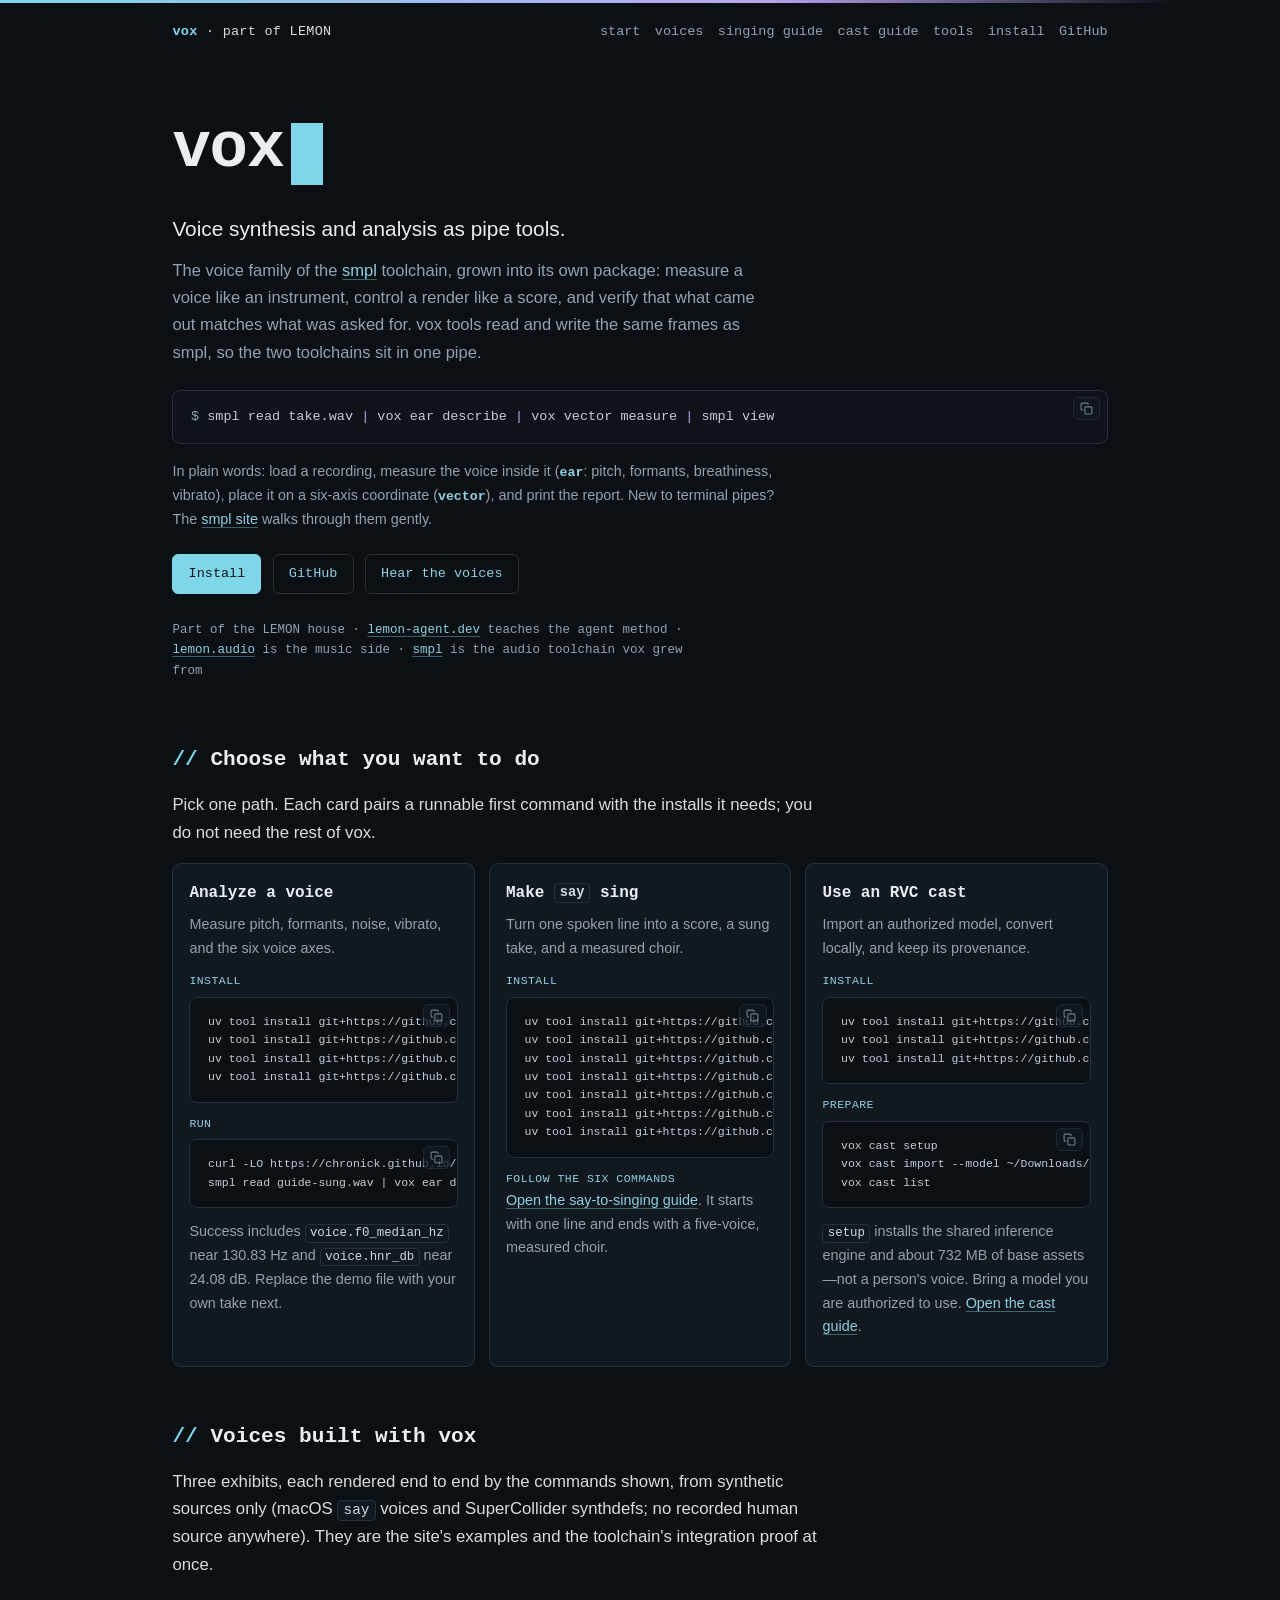
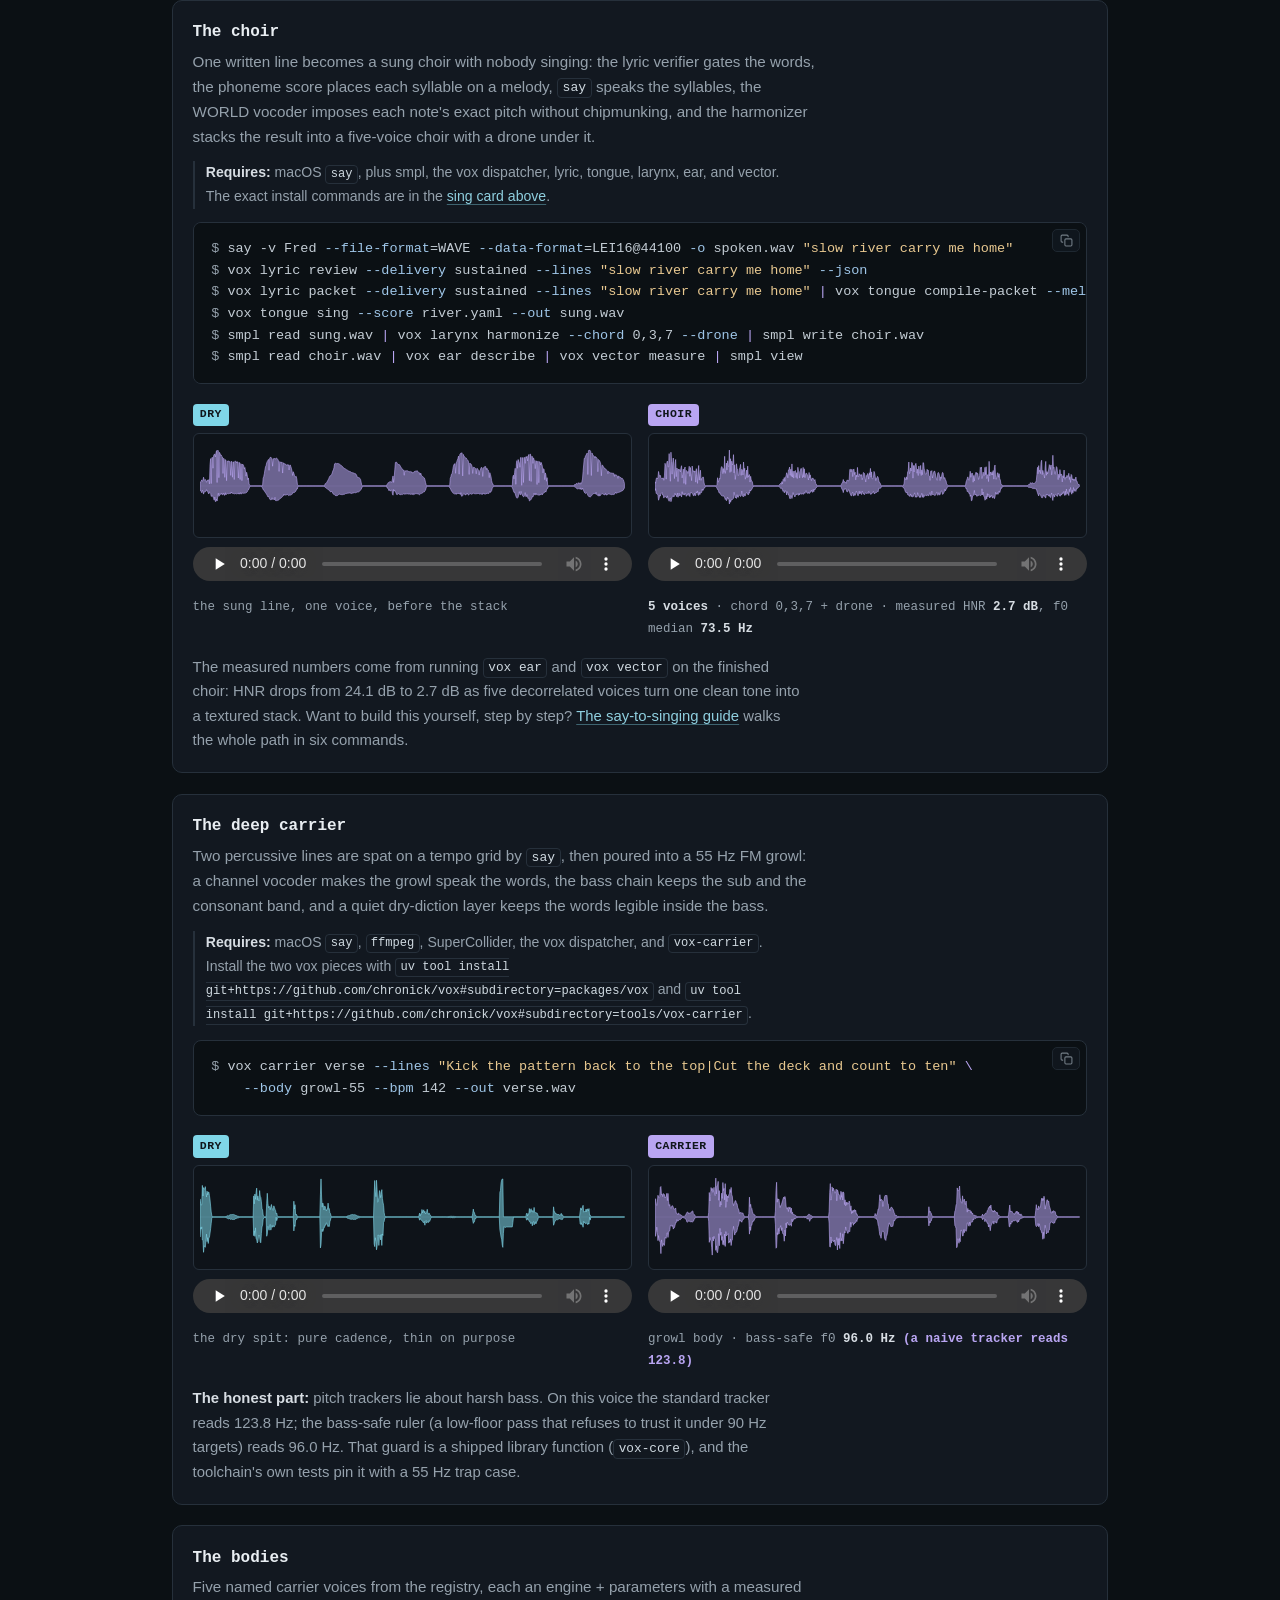
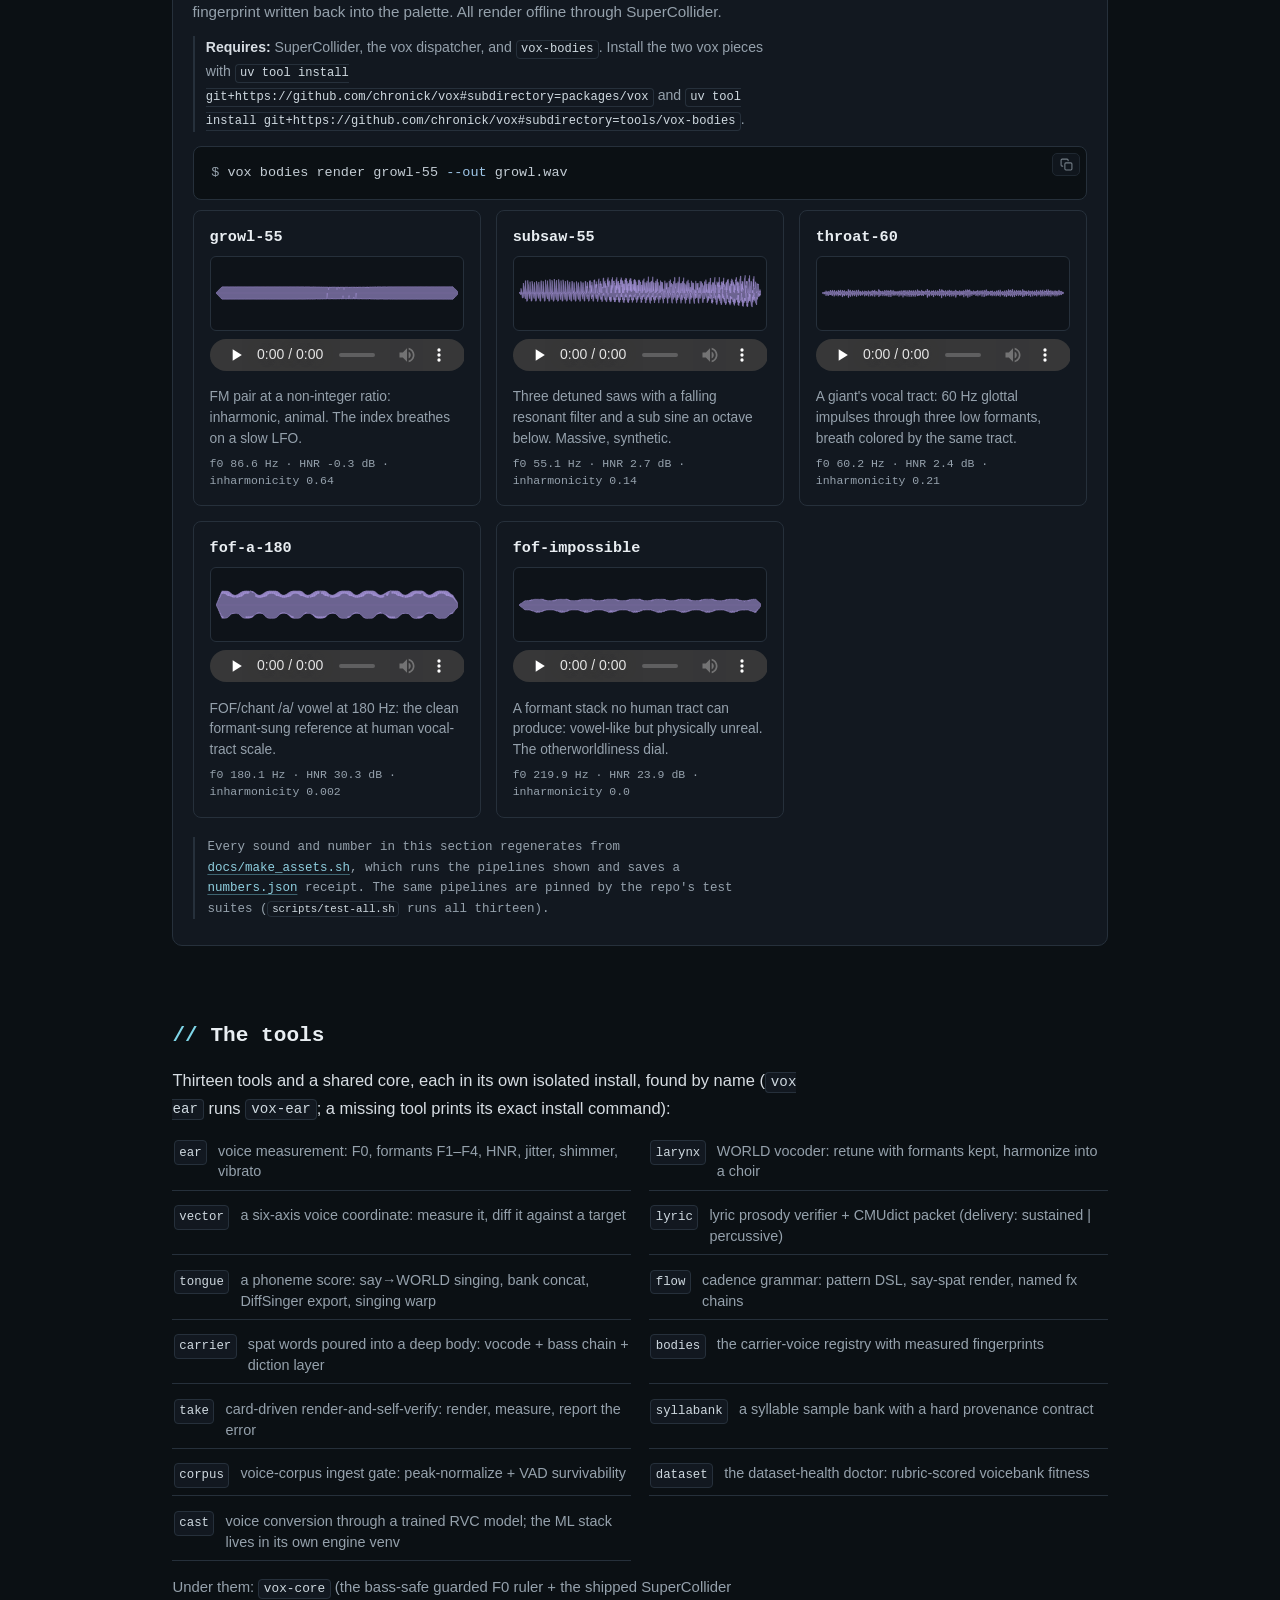
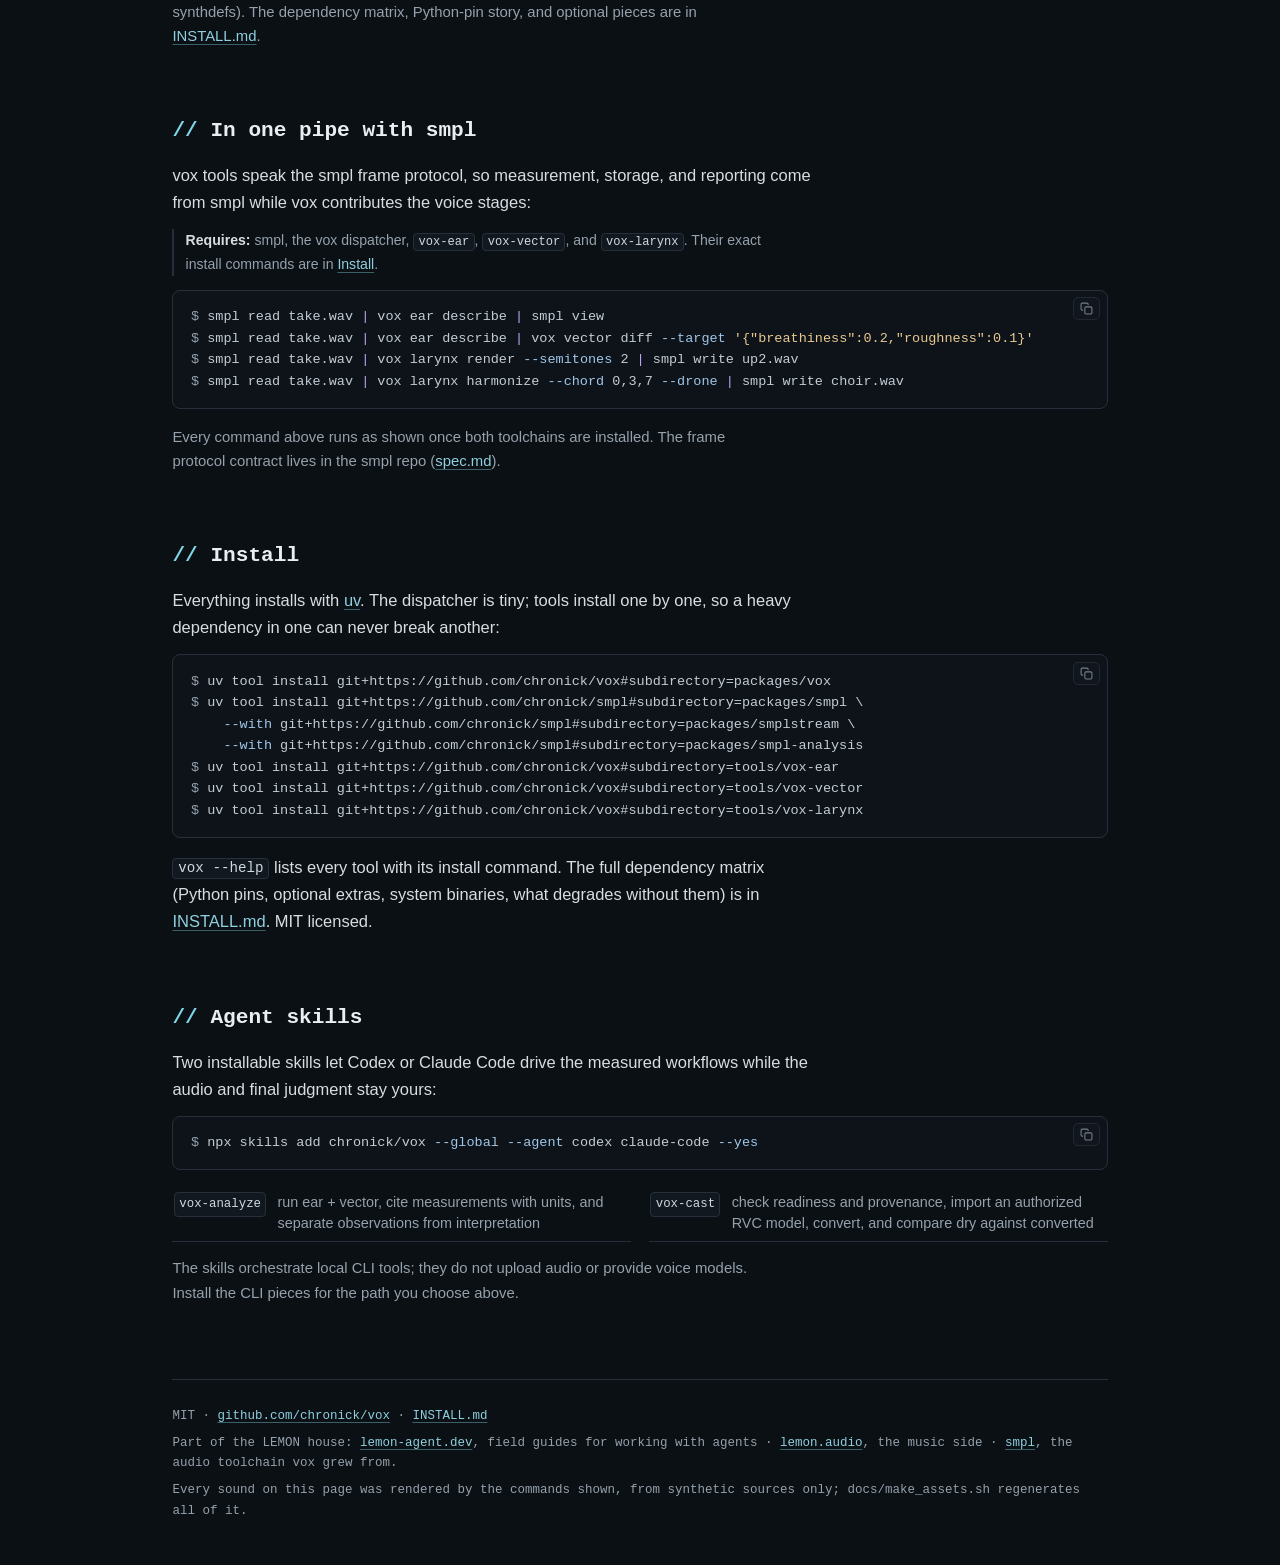
<file: docs/index.html>
<!DOCTYPE html>
<html lang="en">
<head>
<meta charset="utf-8" />
<meta name="viewport" content="width=device-width, initial-scale=1" />
<title>vox · voice synthesis and analysis as pipe tools</title>
<meta name="description" content="vox is the voice family of the smpl toolchain: measure a voice like an instrument, control a render like a score, and verify what came out. Every sound on this page was built by the commands shown. Part of the LEMON house." />
<link rel="stylesheet" href="style.css" />
</head>
<body>

<div class="wrap">
  <header class="site-head">
    <a class="brand" href="#"><b>vox</b> · part of LEMON</a>
    <nav class="site-nav">
      <a href="#start">start</a>
      <a href="#voices">voices</a>
      <a href="singing.html">singing guide</a>
      <a href="casting.html">cast guide</a>
      <a href="#tools">tools</a>
      <a href="#install">install</a>
      <a href="https://github.com/chronick/vox">GitHub</a>
    </nav>
  </header>

  <section class="hero">
    <h1>vox<span class="cursor"></span></h1>
    <p class="tag">Voice synthesis and analysis as pipe tools.</p>
    <p class="sub">The voice family of the <a href="https://chronick.github.io/smpl/">smpl</a>
      toolchain, grown into its own package: measure a voice like an instrument,
      control a render like a score, and verify that what came out matches what
      was asked for. vox tools read and write the same frames as smpl, so the
      two toolchains sit in one pipe.</p>

<pre><span class="c">$</span> smpl read take.wav <span class="p">|</span> vox ear describe <span class="p">|</span> vox vector measure <span class="p">|</span> smpl view</pre>
    <p class="translate">In plain words: load a recording, measure the voice
      inside it (<b>ear</b>: pitch, formants, breathiness, vibrato), place it
      on a six-axis coordinate (<b>vector</b>), and print the report. New to
      terminal pipes? The <a href="https://chronick.github.io/smpl/#examples">smpl
      site</a> walks through them gently.</p>

    <div class="cta">
      <a class="btn" href="#install">Install</a>
      <a class="btn ghost" href="https://github.com/chronick/vox">GitHub</a>
      <a class="btn ghost" href="#voices">Hear the voices</a>
    </div>

    <p class="house">Part of the LEMON house ·
      <a href="https://lemon-agent.dev">lemon-agent.dev</a> teaches the agent method ·
      <a href="https://lemon.audio">lemon.audio</a> is the music side ·
      <a href="https://chronick.github.io/smpl/">smpl</a> is the audio toolchain vox grew from</p>
  </section>

  <section id="start">
    <h2>Choose what you want to do</h2>
    <p class="lead">Pick one path. Each card pairs a runnable first command
      with the installs it needs; you do not need the rest of vox.</p>
    <div class="path-grid">
      <article class="path-card">
        <h3>Analyze a voice</h3>
        <p>Measure pitch, formants, noise, vibrato, and the six voice axes.</p>
        <span class="step-label">Install</span>
<pre>uv tool install git+https://github.com/chronick/smpl#subdirectory=packages/smpl --with git+https://github.com/chronick/smpl#subdirectory=packages/smplstream --with git+https://github.com/chronick/smpl#subdirectory=packages/smpl-analysis
uv tool install git+https://github.com/chronick/vox#subdirectory=packages/vox
uv tool install git+https://github.com/chronick/vox#subdirectory=tools/vox-ear
uv tool install git+https://github.com/chronick/vox#subdirectory=tools/vox-vector</pre>
        <span class="step-label">Run</span>
<pre>curl -LO https://chronick.github.io/vox/assets/guide-sung.wav
smpl read guide-sung.wav | vox ear describe | vox vector measure | smpl view</pre>
        <p>Success includes <code>voice.f0_median_hz</code> near 130.83 Hz and
          <code>voice.hnr_db</code> near 24.08 dB. Replace the demo file with
          your own take next.</p>
      </article>
      <article class="path-card">
        <h3>Make <code>say</code> sing</h3>
        <p>Turn one spoken line into a score, a sung take, and a measured choir.</p>
        <span class="step-label">Install</span>
<pre>uv tool install git+https://github.com/chronick/smpl#subdirectory=packages/smpl --with git+https://github.com/chronick/smpl#subdirectory=packages/smplstream --with git+https://github.com/chronick/smpl#subdirectory=packages/smpl-analysis
uv tool install git+https://github.com/chronick/vox#subdirectory=packages/vox
uv tool install git+https://github.com/chronick/vox#subdirectory=tools/vox-lyric
uv tool install git+https://github.com/chronick/vox#subdirectory=tools/vox-tongue
uv tool install git+https://github.com/chronick/vox#subdirectory=tools/vox-larynx
uv tool install git+https://github.com/chronick/vox#subdirectory=tools/vox-ear
uv tool install git+https://github.com/chronick/vox#subdirectory=tools/vox-vector</pre>
        <span class="step-label">Follow the six commands</span>
        <p><a href="singing.html">Open the say-to-singing guide</a>. It starts
          with one line and ends with a five-voice, measured choir.</p>
      </article>
      <article class="path-card">
        <h3>Use an RVC cast</h3>
        <p>Import an authorized model, convert locally, and keep its provenance.</p>
        <span class="step-label">Install</span>
<pre>uv tool install git+https://github.com/chronick/smpl#subdirectory=packages/smpl --with git+https://github.com/chronick/smpl#subdirectory=packages/smplstream --with git+https://github.com/chronick/smpl#subdirectory=packages/smpl-analysis
uv tool install git+https://github.com/chronick/vox#subdirectory=packages/vox
uv tool install git+https://github.com/chronick/vox#subdirectory=tools/vox-cast</pre>
        <span class="step-label">Prepare</span>
<pre>vox cast setup
vox cast import --model ~/Downloads/mycast.pth --name mycast
vox cast list</pre>
        <p><code>setup</code> installs the shared inference engine and about
          732 MB of base assets—not a person's voice. Bring a model you are
          authorized to use. <a href="casting.html">Open the cast guide</a>.</p>
      </article>
    </div>
  </section>

  <section id="voices">
    <h2>Voices built with vox</h2>
    <p class="lead">Three exhibits, each rendered end to end by the commands
      shown, from synthetic sources only (macOS <code>say</code> voices and
      SuperCollider synthdefs; no recorded human source anywhere). They are
      the site's examples and the toolchain's integration proof at once.</p>

    <div class="demo">
      <p class="demo-title">The choir</p>
      <p class="plain">One written line becomes a sung choir with nobody
        singing: the lyric verifier gates the words, the phoneme score places
        each syllable on a melody, <code>say</code> speaks the syllables, the
        WORLD vocoder imposes each note's exact pitch without chipmunking,
        and the harmonizer stacks the result into a five-voice choir with a
        drone under it.</p>
      <p class="requires"><strong>Requires:</strong> macOS <code>say</code>,
        plus smpl, the vox dispatcher, lyric, tongue, larynx, ear, and vector.
        The exact install commands are in the <a href="#start">sing card above</a>.</p>
<pre><span class="c">$</span> say -v Fred <span class="f">--file-format</span>=WAVE <span class="f">--data-format</span>=LEI16@44100 <span class="f">-o</span> spoken.wav <span class="s">"slow river carry me home"</span>
<span class="c">$</span> vox lyric review <span class="f">--delivery</span> sustained <span class="f">--lines</span> <span class="s">"slow river carry me home"</span> <span class="f">--json</span>
<span class="c">$</span> vox lyric packet <span class="f">--delivery</span> sustained <span class="f">--lines</span> <span class="s">"slow river carry me home"</span> <span class="p">|</span> vox tongue compile-packet <span class="f">--melody</span> <span class="s">"A2,C3,E3,D3,C3"</span> <span class="f">--bpm</span> 90 <span class="f">--score</span> river.yaml
<span class="c">$</span> vox tongue sing <span class="f">--score</span> river.yaml <span class="f">--out</span> sung.wav
<span class="c">$</span> smpl read sung.wav <span class="p">|</span> vox larynx harmonize <span class="f">--chord</span> 0,3,7 <span class="f">--drone</span> <span class="p">|</span> smpl write choir.wav
<span class="c">$</span> smpl read choir.wav <span class="p">|</span> vox ear describe <span class="p">|</span> vox vector measure <span class="p">|</span> smpl view</pre>
      <div class="pair">
        <div class="pane">
          <span class="chip">DRY</span>
          <div class="wf"><img src="assets/wf-guide-sung.svg" alt="Waveform of the sung line before harmonization" /></div>
          <audio controls preload="none" src="assets/guide-sung.wav"></audio>
          <p class="nums">the sung line, one voice, before the stack</p>
        </div>
        <div class="pane">
          <span class="chip out">CHOIR</span>
          <div class="wf"><img src="assets/wf-guide-choir.svg" alt="Waveform of the harmonized five-voice choir" /></div>
          <audio controls preload="none" src="assets/guide-choir.wav"></audio>
          <p class="nums"><b>5 voices</b> · chord 0,3,7 + drone · measured
            HNR <b>2.7 dB</b>, f0 median <b>73.5 Hz</b></p>
        </div>
      </div>
      <p class="demo-note">The measured numbers come from running
        <code>vox ear</code> and <code>vox vector</code> on the finished
        choir: HNR drops from 24.1 dB to 2.7 dB as five decorrelated voices
        turn one clean tone into a textured stack.
        Want to build this yourself, step by step?
        <a href="singing.html">The say-to-singing guide</a> walks the whole
        path in six commands.</p>
    </div>

    <div class="demo">
      <p class="demo-title">The deep carrier</p>
      <p class="plain">Two percussive lines are spat on a tempo grid by
        <code>say</code>, then poured into a 55 Hz FM growl: a channel
        vocoder makes the growl speak the words, the bass chain keeps the
        sub and the consonant band, and a quiet dry-diction layer keeps the
        words legible inside the bass.</p>
      <p class="requires"><strong>Requires:</strong> macOS <code>say</code>,
        <code>ffmpeg</code>, SuperCollider, the vox dispatcher, and
        <code>vox-carrier</code>. Install the two vox pieces with
        <code>uv tool install git+https://github.com/chronick/vox#subdirectory=packages/vox</code>
        and <code>uv tool install git+https://github.com/chronick/vox#subdirectory=tools/vox-carrier</code>.</p>
<pre><span class="c">$</span> vox carrier verse <span class="f">--lines</span> <span class="s">"Kick the pattern back to the top|Cut the deck and count to ten"</span> <span class="p">\</span>
    <span class="f">--body</span> growl-55 <span class="f">--bpm</span> 142 <span class="f">--out</span> verse.wav</pre>
      <div class="pair">
        <div class="pane">
          <span class="chip">DRY</span>
          <div class="wf"><img src="assets/wf-carrier-dry.svg" alt="Waveform of the dry spat modulator on the grid" /></div>
          <audio controls preload="none" src="assets/carrier-dry.wav"></audio>
          <p class="nums">the dry spit: pure cadence, thin on purpose</p>
        </div>
        <div class="pane">
          <span class="chip out">CARRIER</span>
          <div class="wf"><img src="assets/wf-carrier.svg" alt="Waveform of the same words voiced by the deep growl body" /></div>
          <audio controls preload="none" src="assets/carrier.wav"></audio>
          <p class="nums">growl body · bass-safe f0 <b>96.0 Hz</b>
            <span class="hot">(a naive tracker reads 123.8)</span></p>
        </div>
      </div>
      <p class="demo-note"><strong>The honest part:</strong> pitch trackers
        lie about harsh bass. On this voice the standard tracker reads
        123.8 Hz; the bass-safe ruler (a low-floor pass that refuses to
        trust it under 90 Hz targets) reads 96.0 Hz. That guard is a shipped
        library function (<code>vox-core</code>), and the toolchain's own
        tests pin it with a 55 Hz trap case.</p>
    </div>

    <div class="demo">
      <p class="demo-title">The bodies</p>
      <p class="plain">Five named carrier voices from the registry, each an
        engine + parameters with a measured fingerprint written back into the
        palette. All render offline through SuperCollider.</p>
      <p class="requires"><strong>Requires:</strong> SuperCollider, the vox
        dispatcher, and <code>vox-bodies</code>. Install the two vox pieces with
        <code>uv tool install git+https://github.com/chronick/vox#subdirectory=packages/vox</code>
        and <code>uv tool install git+https://github.com/chronick/vox#subdirectory=tools/vox-bodies</code>.</p>
<pre><span class="c">$</span> vox bodies render growl-55 <span class="f">--out</span> growl.wav</pre>
      <div class="gallery">
        <div class="body-card">
          <h3>growl-55</h3>
          <div class="wf"><img src="assets/wf-growl-55.svg" alt="Waveform of the FM growl body" /></div>
          <audio controls preload="none" src="assets/body-growl-55.wav"></audio>
          <p>FM pair at a non-integer ratio: inharmonic, animal. The index
            breathes on a slow LFO.</p>
          <p class="nums">f0 86.6 Hz · HNR -0.3 dB · inharmonicity 0.64</p>
        </div>
        <div class="body-card">
          <h3>subsaw-55</h3>
          <div class="wf"><img src="assets/wf-subsaw-55.svg" alt="Waveform of the detuned sub-saw body" /></div>
          <audio controls preload="none" src="assets/body-subsaw-55.wav"></audio>
          <p>Three detuned saws with a falling resonant filter and a sub
            sine an octave below. Massive, synthetic.</p>
          <p class="nums">f0 55.1 Hz · HNR 2.7 dB · inharmonicity 0.14</p>
        </div>
        <div class="body-card">
          <h3>throat-60</h3>
          <div class="wf"><img src="assets/wf-throat-60.svg" alt="Waveform of the giant-throat body" /></div>
          <audio controls preload="none" src="assets/body-throat-60.wav"></audio>
          <p>A giant's vocal tract: 60 Hz glottal impulses through three low
            formants, breath colored by the same tract.</p>
          <p class="nums">f0 60.2 Hz · HNR 2.4 dB · inharmonicity 0.21</p>
        </div>
        <div class="body-card">
          <h3>fof-a-180</h3>
          <div class="wf"><img src="assets/wf-fof-a-180.svg" alt="Waveform of the FOF sung vowel body" /></div>
          <audio controls preload="none" src="assets/body-fof-a-180.wav"></audio>
          <p>FOF/chant /a/ vowel at 180 Hz: the clean formant-sung reference
            at human vocal-tract scale.</p>
          <p class="nums">f0 180.1 Hz · HNR 30.3 dB · inharmonicity 0.002</p>
        </div>
        <div class="body-card">
          <h3>fof-impossible</h3>
          <div class="wf"><img src="assets/wf-fof-impossible.svg" alt="Waveform of the impossible-formant body" /></div>
          <audio controls preload="none" src="assets/body-fof-impossible.wav"></audio>
          <p>A formant stack no human tract can produce: vowel-like but
            physically unreal. The otherworldliness dial.</p>
          <p class="nums">f0 219.9 Hz · HNR 23.9 dB · inharmonicity 0.0</p>
        </div>
      </div>
      <p class="receipt">Every sound and number in this section regenerates
        from <a href="https://github.com/chronick/vox/blob/main/docs/make_assets.sh">docs/make_assets.sh</a>,
        which runs the pipelines shown and saves a
        <a href="assets/numbers.json">numbers.json</a> receipt. The same
        pipelines are pinned by the repo's test suites
        (<code>scripts/test-all.sh</code> runs all thirteen).</p>
    </div>
  </section>

  <section id="tools">
    <h2>The tools</h2>
    <p>Thirteen tools and a shared core, each in its own isolated install,
      found by name (<code>vox ear</code> runs <code>vox-ear</code>; a
      missing tool prints its exact install command):</p>
    <div class="tools">
      <div><code>ear</code><span>voice measurement: F0, formants F1–F4, HNR, jitter, shimmer, vibrato</span></div>
      <div><code>larynx</code><span>WORLD vocoder: retune with formants kept, harmonize into a choir</span></div>
      <div><code>vector</code><span>a six-axis voice coordinate: measure it, diff it against a target</span></div>
      <div><code>lyric</code><span>lyric prosody verifier + CMUdict packet (delivery: sustained | percussive)</span></div>
      <div><code>tongue</code><span>a phoneme score: say→WORLD singing, bank concat, DiffSinger export, singing warp</span></div>
      <div><code>flow</code><span>cadence grammar: pattern DSL, say-spat render, named fx chains</span></div>
      <div><code>carrier</code><span>spat words poured into a deep body: vocode + bass chain + diction layer</span></div>
      <div><code>bodies</code><span>the carrier-voice registry with measured fingerprints</span></div>
      <div><code>take</code><span>card-driven render-and-self-verify: render, measure, report the error</span></div>
      <div><code>syllabank</code><span>a syllable sample bank with a hard provenance contract</span></div>
      <div><code>corpus</code><span>voice-corpus ingest gate: peak-normalize + VAD survivability</span></div>
      <div><code>dataset</code><span>the dataset-health doctor: rubric-scored voicebank fitness</span></div>
      <div><code>cast</code><span>voice conversion through a trained RVC model; the ML stack lives in its own engine venv</span></div>
    </div>
    <p class="dim" style="font-size:0.93rem; margin-top:0.9rem;">Under them:
      <code>vox-core</code> (the bass-safe guarded F0 ruler + the shipped
      SuperCollider synthdefs). The dependency matrix, Python-pin story, and
      optional pieces are in
      <a href="https://github.com/chronick/vox/blob/main/INSTALL.md">INSTALL.md</a>.</p>
  </section>

  <section id="pipes">
    <h2>In one pipe with smpl</h2>
    <p>vox tools speak the smpl frame protocol, so measurement, storage, and
      reporting come from smpl while vox contributes the voice stages:</p>
    <p class="requires"><strong>Requires:</strong> smpl, the vox dispatcher,
      <code>vox-ear</code>, <code>vox-vector</code>, and <code>vox-larynx</code>.
      Their exact install commands are in <a href="#install">Install</a>.</p>
<pre><span class="c">$</span> smpl read take.wav <span class="p">|</span> vox ear describe <span class="p">|</span> smpl view
<span class="c">$</span> smpl read take.wav <span class="p">|</span> vox ear describe <span class="p">|</span> vox vector diff <span class="f">--target</span> <span class="s">'{"breathiness":0.2,"roughness":0.1}'</span>
<span class="c">$</span> smpl read take.wav <span class="p">|</span> vox larynx render <span class="f">--semitones</span> 2 <span class="p">|</span> smpl write up2.wav
<span class="c">$</span> smpl read take.wav <span class="p">|</span> vox larynx harmonize <span class="f">--chord</span> 0,3,7 <span class="f">--drone</span> <span class="p">|</span> smpl write choir.wav</pre>
    <p class="dim" style="font-size:0.93rem;">Every command above runs as
      shown once both toolchains are installed. The frame protocol contract
      lives in the smpl repo
      (<a href="https://github.com/chronick/smpl/blob/main/spec.md">spec.md</a>).</p>
  </section>

  <section id="install">
    <h2>Install</h2>
    <p>Everything installs with <a href="https://docs.astral.sh/uv/">uv</a>.
      The dispatcher is tiny; tools install one by one, so a heavy dependency
      in one can never break another:</p>
<pre><span class="c">$</span> uv tool install git+https://github.com/chronick/vox#subdirectory=packages/vox
<span class="c">$</span> uv tool install git+https://github.com/chronick/smpl#subdirectory=packages/smpl <span class="bs">\</span>
    <span class="f">--with</span> git+https://github.com/chronick/smpl#subdirectory=packages/smplstream <span class="bs">\</span>
    <span class="f">--with</span> git+https://github.com/chronick/smpl#subdirectory=packages/smpl-analysis
<span class="c">$</span> uv tool install git+https://github.com/chronick/vox#subdirectory=tools/vox-ear
<span class="c">$</span> uv tool install git+https://github.com/chronick/vox#subdirectory=tools/vox-vector
<span class="c">$</span> uv tool install git+https://github.com/chronick/vox#subdirectory=tools/vox-larynx</pre>
    <p><code>vox --help</code> lists every tool with its install command.
      The full dependency matrix (Python pins, optional extras, system
      binaries, what degrades without them) is in
      <a href="https://github.com/chronick/vox/blob/main/INSTALL.md">INSTALL.md</a>.
      MIT licensed.</p>
  </section>

  <section id="skills">
    <h2>Agent skills</h2>
    <p>Two installable skills let Codex or Claude Code drive the measured
      workflows while the audio and final judgment stay yours:</p>
<pre><span class="c">$</span> npx skills add chronick/vox <span class="f">--global</span> <span class="f">--agent</span> codex claude-code <span class="f">--yes</span></pre>
    <div class="tools">
      <div><code>vox-analyze</code><span>run ear + vector, cite measurements with units, and separate observations from interpretation</span></div>
      <div><code>vox-cast</code><span>check readiness and provenance, import an authorized RVC model, convert, and compare dry against converted</span></div>
    </div>
    <p class="dim" style="font-size:0.93rem; margin-top:0.9rem;">The skills
      orchestrate local CLI tools; they do not upload audio or provide voice
      models. Install the CLI pieces for the path you choose above.</p>
  </section>

  <footer>
    <p>MIT · <a href="https://github.com/chronick/vox">github.com/chronick/vox</a> ·
      <a href="https://github.com/chronick/vox/blob/main/INSTALL.md">INSTALL.md</a></p>
    <p>Part of the LEMON house:
      <a href="https://lemon-agent.dev">lemon-agent.dev</a>, field guides for
      working with agents · <a href="https://lemon.audio">lemon.audio</a>,
      the music side · <a href="https://chronick.github.io/smpl/">smpl</a>,
      the audio toolchain vox grew from.</p>
    <p>Every sound on this page was rendered by the commands shown, from
      synthetic sources only; docs/make_assets.sh regenerates all of it.</p>
  </footer>
</div>

<script src="copy.js"></script>
</body>
</html>
</file>
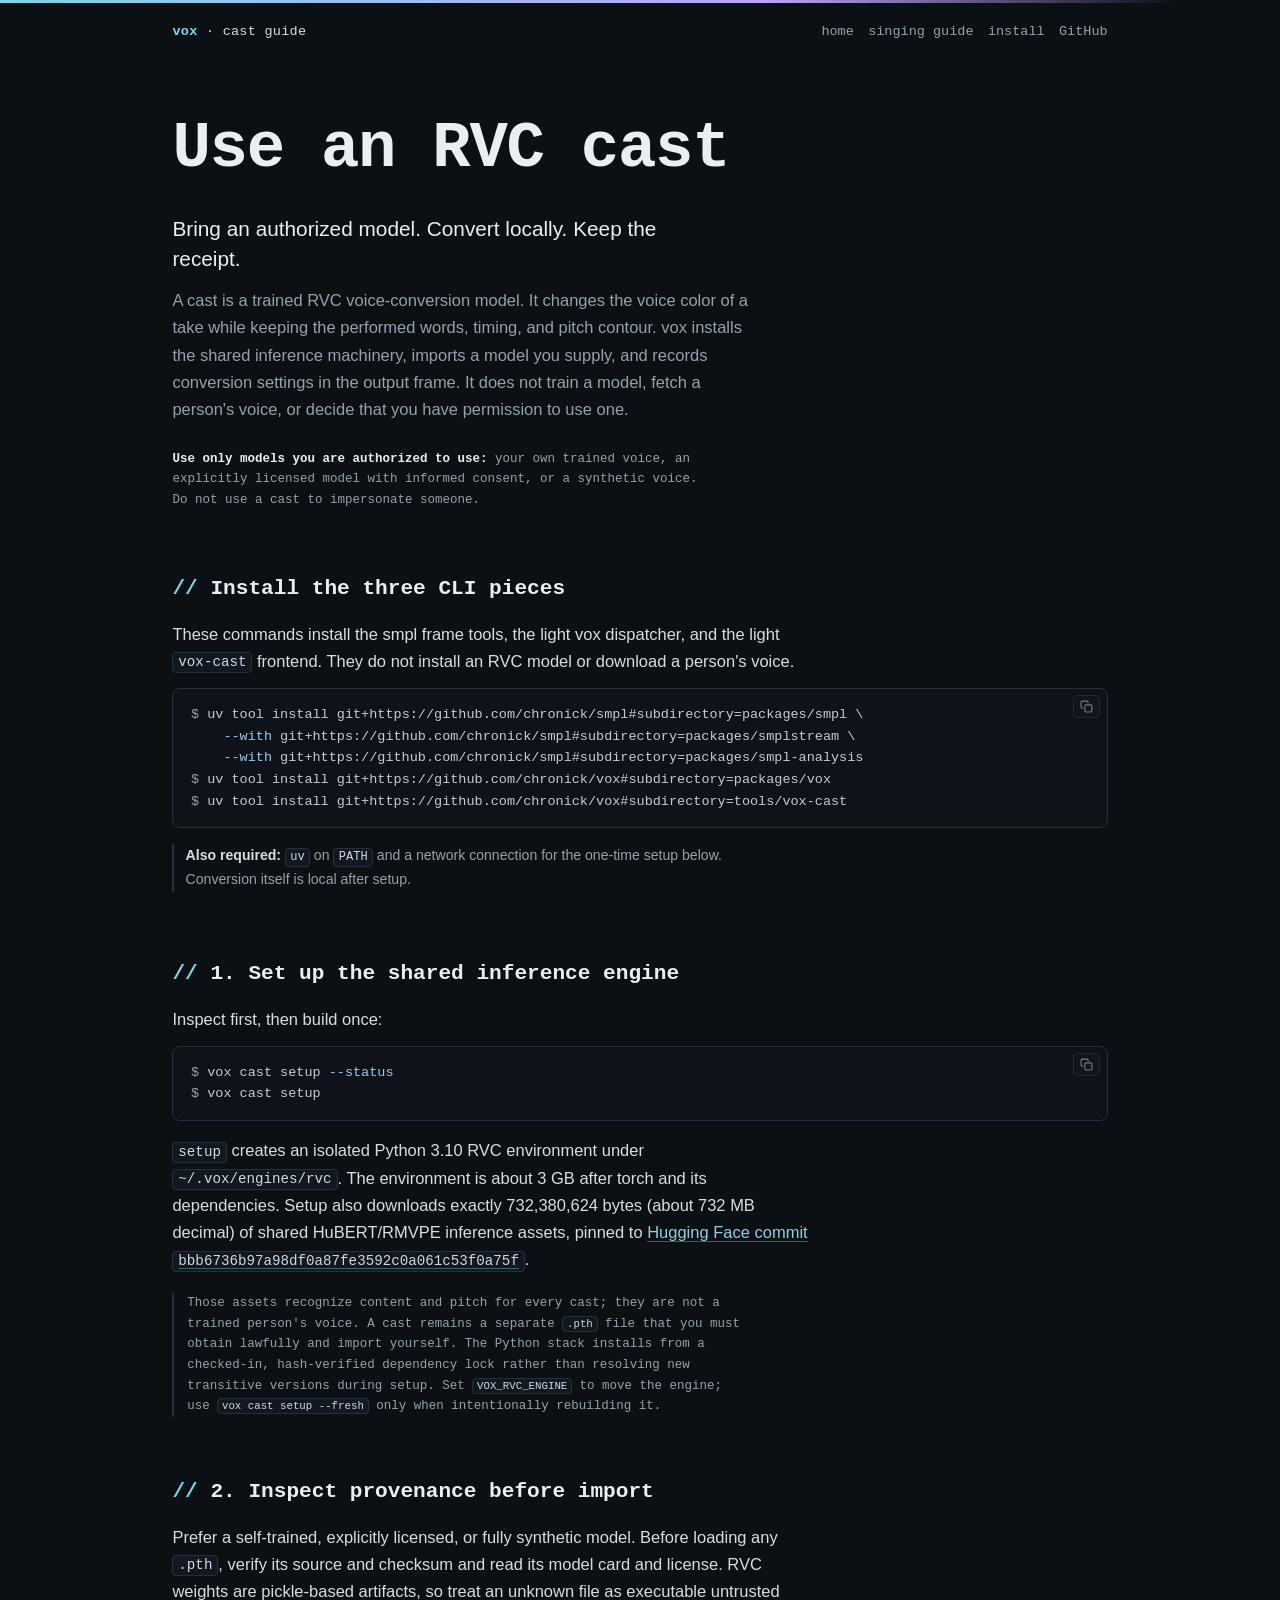
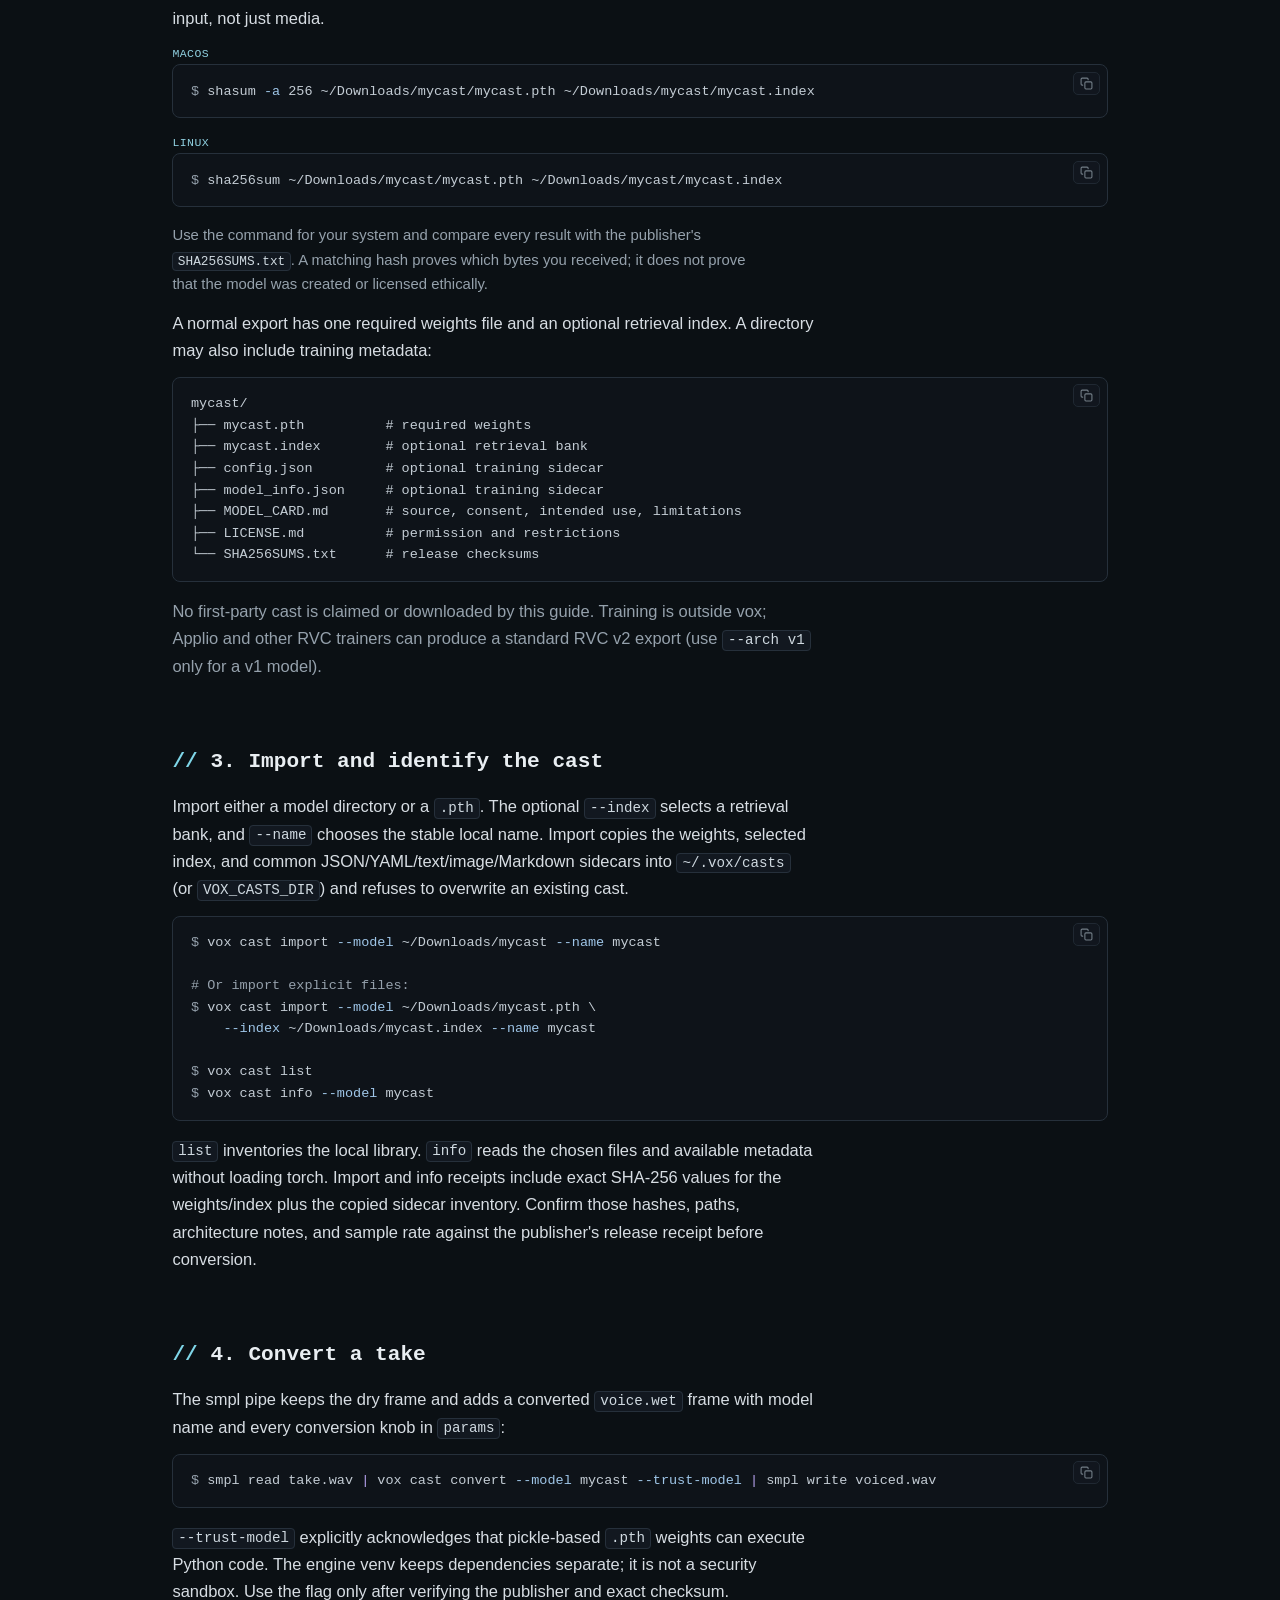
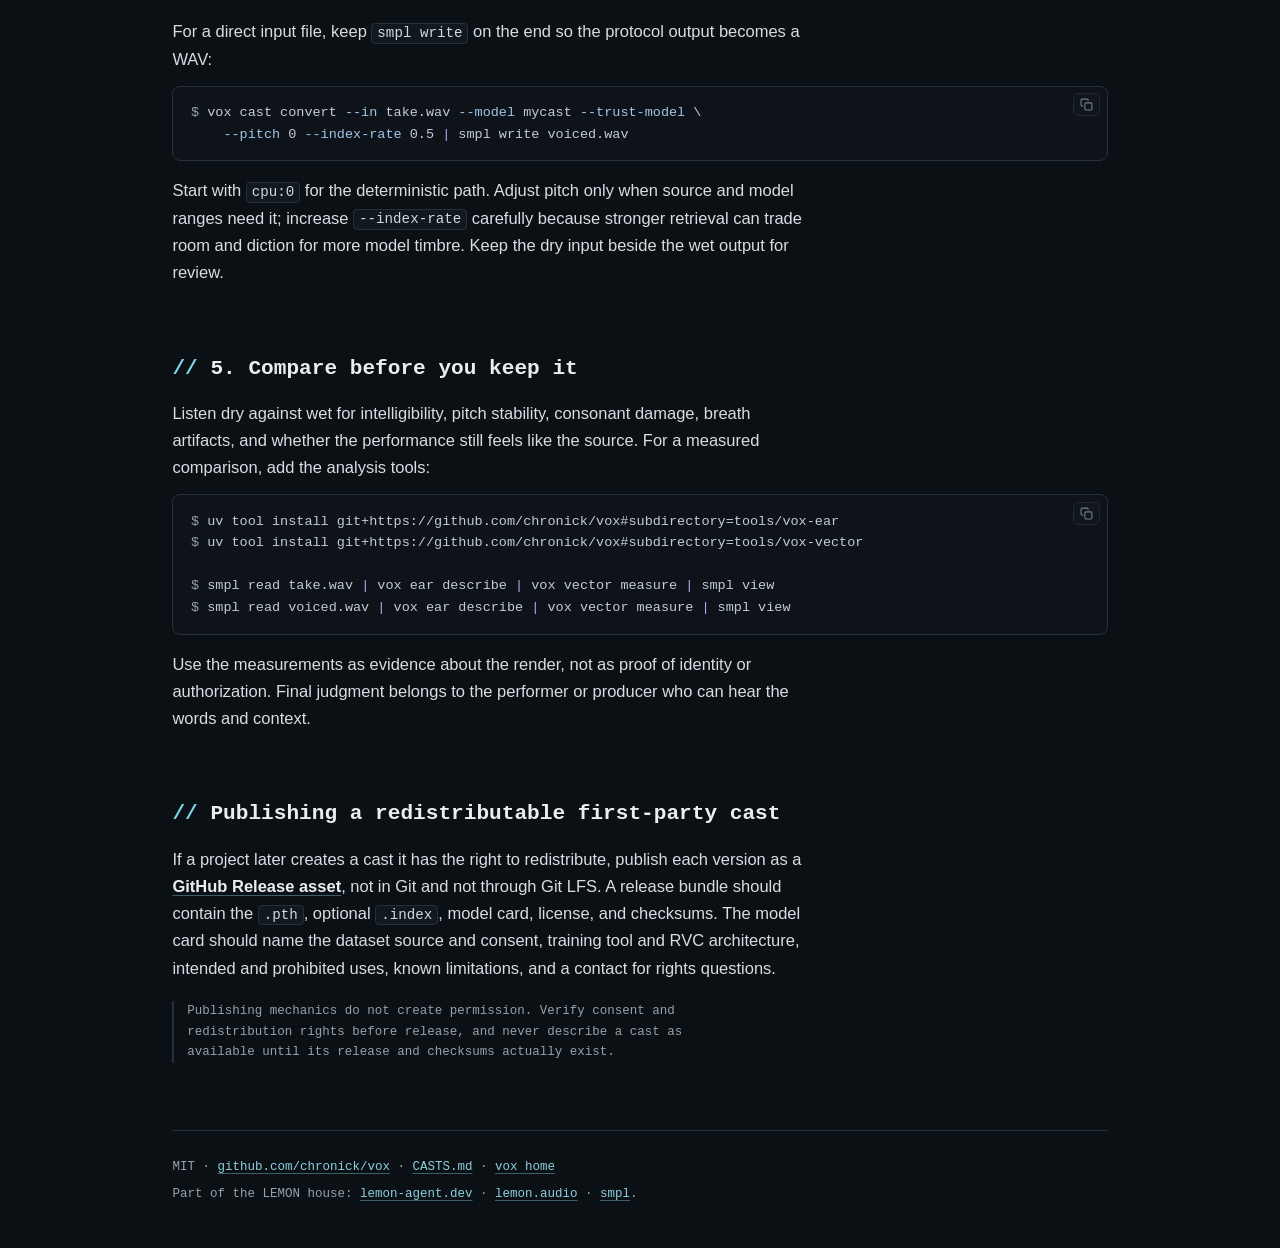
<file: docs/casting.html>
<!DOCTYPE html>
<html lang="en">
<head>
<meta charset="utf-8" />
<meta name="viewport" content="width=device-width, initial-scale=1" />
<title>Use an RVC cast · a vox guide</title>
<meta name="description" content="A local-first vox guide to installing the shared RVC engine, importing an authorized voice model with provenance, converting a take, and comparing the result." />
<link rel="stylesheet" href="style.css" />
</head>
<body>

<div class="wrap">
  <header class="site-head">
    <a class="brand" href="./"><b>vox</b> · cast guide</a>
    <nav class="site-nav">
      <a href="./">home</a>
      <a href="singing.html">singing guide</a>
      <a href="./#install">install</a>
      <a href="https://github.com/chronick/vox">GitHub</a>
    </nav>
  </header>

  <section class="hero">
    <h1>Use an RVC cast</h1>
    <p class="tag">Bring an authorized model. Convert locally. Keep the receipt.</p>
    <p class="sub">A cast is a trained RVC voice-conversion model. It changes
      the voice color of a take while keeping the performed words, timing, and
      pitch contour. vox installs the shared inference machinery, imports a
      model you supply, and records conversion settings in the output frame.
      It does not train a model, fetch a person's voice, or decide that you
      have permission to use one.</p>
    <p class="house"><strong>Use only models you are authorized to use:</strong>
      your own trained voice, an explicitly licensed model with informed
      consent, or a synthetic voice. Do not use a cast to impersonate someone.</p>
  </section>

  <section id="install">
    <h2>Install the three CLI pieces</h2>
    <p>These commands install the smpl frame tools, the light vox dispatcher,
      and the light <code>vox-cast</code> frontend. They do not install an RVC
      model or download a person's voice.</p>
<pre><span class="c">$</span> uv tool install git+https://github.com/chronick/smpl#subdirectory=packages/smpl <span class="bs">\</span>
    <span class="f">--with</span> git+https://github.com/chronick/smpl#subdirectory=packages/smplstream <span class="bs">\</span>
    <span class="f">--with</span> git+https://github.com/chronick/smpl#subdirectory=packages/smpl-analysis
<span class="c">$</span> uv tool install git+https://github.com/chronick/vox#subdirectory=packages/vox
<span class="c">$</span> uv tool install git+https://github.com/chronick/vox#subdirectory=tools/vox-cast</pre>
    <p class="requires"><strong>Also required:</strong> <code>uv</code> on
      <code>PATH</code> and a network connection for the one-time setup below.
      Conversion itself is local after setup.</p>
  </section>

  <section>
    <h2>1. Set up the shared inference engine</h2>
    <p>Inspect first, then build once:</p>
<pre><span class="c">$</span> vox cast setup <span class="f">--status</span>
<span class="c">$</span> vox cast setup</pre>
    <p><code>setup</code> creates an isolated Python 3.10 RVC environment under
      <code>~/.vox/engines/rvc</code>. The environment is about 3 GB after
      torch and its dependencies. Setup also downloads exactly 732,380,624
      bytes (about 732 MB decimal) of shared HuBERT/RMVPE inference assets,
      pinned to
      <a href="https://huggingface.co/daswer123/rvc_base/commit/bbb6736b97a98df0a87fe3592c0a061c53f0a75f">Hugging Face commit
      <code>bbb6736b97a98df0a87fe3592c0a061c53f0a75f</code></a>.</p>
    <p class="receipt">Those assets recognize content and pitch for every cast;
      they are not a trained person's voice. A cast remains a separate
      <code>.pth</code> file that you must obtain lawfully and import yourself.
      The Python stack installs from a checked-in, hash-verified dependency
      lock rather than resolving new transitive versions during setup.
      Set <code>VOX_RVC_ENGINE</code> to move the engine; use
      <code>vox cast setup --fresh</code> only when intentionally rebuilding it.</p>
  </section>

  <section>
    <h2>2. Inspect provenance before import</h2>
    <p>Prefer a self-trained, explicitly licensed, or fully synthetic model.
      Before loading any <code>.pth</code>, verify its source and checksum and
      read its model card and license. RVC weights are pickle-based artifacts,
      so treat an unknown file as executable untrusted input, not just media.</p>
    <span class="step-label">macOS</span>
<pre><span class="c">$</span> shasum <span class="f">-a</span> 256 ~/Downloads/mycast/mycast.pth ~/Downloads/mycast/mycast.index</pre>
    <span class="step-label">Linux</span>
<pre><span class="c">$</span> sha256sum ~/Downloads/mycast/mycast.pth ~/Downloads/mycast/mycast.index</pre>
    <p class="dim" style="font-size:0.93rem;">Use the command for your system
      and compare every result with the publisher's <code>SHA256SUMS.txt</code>.
      A matching hash proves which bytes you received; it does not prove that
      the model was created or licensed ethically.</p>
    <p>A normal export has one required weights file and an optional retrieval
      index. A directory may also include training metadata:</p>
<pre>mycast/
├── mycast.pth          # required weights
├── mycast.index        # optional retrieval bank
├── config.json         # optional training sidecar
├── model_info.json     # optional training sidecar
├── MODEL_CARD.md       # source, consent, intended use, limitations
├── LICENSE.md          # permission and restrictions
└── SHA256SUMS.txt      # release checksums</pre>
    <p class="dim">No first-party cast is claimed or downloaded by this guide.
      Training is outside vox; Applio and other RVC trainers can produce a
      standard RVC v2 export (use <code>--arch v1</code> only for a v1 model).</p>
  </section>

  <section>
    <h2>3. Import and identify the cast</h2>
    <p>Import either a model directory or a <code>.pth</code>. The optional
      <code>--index</code> selects a retrieval bank, and <code>--name</code>
      chooses the stable local name. Import copies the weights, selected index,
      and common JSON/YAML/text/image/Markdown sidecars into
      <code>~/.vox/casts</code> (or
      <code>VOX_CASTS_DIR</code>) and refuses to overwrite an existing cast.</p>
<pre><span class="c">$</span> vox cast import <span class="f">--model</span> ~/Downloads/mycast <span class="f">--name</span> mycast

<span class="c"># Or import explicit files:</span>
<span class="c">$</span> vox cast import <span class="f">--model</span> ~/Downloads/mycast.pth <span class="bs">\</span>
    <span class="f">--index</span> ~/Downloads/mycast.index <span class="f">--name</span> mycast

<span class="c">$</span> vox cast list
<span class="c">$</span> vox cast info <span class="f">--model</span> mycast</pre>
    <p><code>list</code> inventories the local library. <code>info</code> reads
      the chosen files and available metadata without loading torch. Import and
      info receipts include exact SHA-256 values for the weights/index plus the
      copied sidecar inventory. Confirm those hashes, paths, architecture notes,
      and sample rate against the publisher's release receipt before conversion.</p>
  </section>

  <section>
    <h2>4. Convert a take</h2>
    <p>The smpl pipe keeps the dry frame and adds a converted
      <code>voice.wet</code> frame with model name and every conversion knob in
      <code>params</code>:</p>
<pre><span class="c">$</span> smpl read take.wav <span class="p">|</span> vox cast convert <span class="f">--model</span> mycast <span class="f">--trust-model</span> <span class="p">|</span> smpl write voiced.wav</pre>
    <p><code>--trust-model</code> explicitly acknowledges that pickle-based
      <code>.pth</code> weights can execute Python code. The engine venv keeps
      dependencies separate; it is not a security sandbox. Use the flag only
      after verifying the publisher and exact checksum.</p>
    <p>For a direct input file, keep <code>smpl write</code> on the end so the
      protocol output becomes a WAV:</p>
<pre><span class="c">$</span> vox cast convert <span class="f">--in</span> take.wav <span class="f">--model</span> mycast <span class="f">--trust-model</span> <span class="bs">\</span>
    <span class="f">--pitch</span> 0 <span class="f">--index-rate</span> 0.5 <span class="p">|</span> smpl write voiced.wav</pre>
    <p>Start with <code>cpu:0</code> for the deterministic path. Adjust pitch
      only when source and model ranges need it; increase
      <code>--index-rate</code> carefully because stronger retrieval can trade
      room and diction for more model timbre. Keep the dry input beside the
      wet output for review.</p>
  </section>

  <section>
    <h2>5. Compare before you keep it</h2>
    <p>Listen dry against wet for intelligibility, pitch stability, consonant
      damage, breath artifacts, and whether the performance still feels like
      the source. For a measured comparison, add the analysis tools:</p>
<pre><span class="c">$</span> uv tool install git+https://github.com/chronick/vox#subdirectory=tools/vox-ear
<span class="c">$</span> uv tool install git+https://github.com/chronick/vox#subdirectory=tools/vox-vector

<span class="c">$</span> smpl read take.wav <span class="p">|</span> vox ear describe <span class="p">|</span> vox vector measure <span class="p">|</span> smpl view
<span class="c">$</span> smpl read voiced.wav <span class="p">|</span> vox ear describe <span class="p">|</span> vox vector measure <span class="p">|</span> smpl view</pre>
    <p>Use the measurements as evidence about the render, not as proof of
      identity or authorization. Final judgment belongs to the performer or
      producer who can hear the words and context.</p>
  </section>

  <section>
    <h2>Publishing a redistributable first-party cast</h2>
    <p>If a project later creates a cast it has the right to redistribute,
      publish each version as a <a href="https://docs.github.com/en/repositories/releasing-projects-on-github/about-releases"><strong>GitHub Release asset</strong></a>, not in
      Git and not through Git LFS. A release bundle should contain the
      <code>.pth</code>, optional <code>.index</code>, model card, license, and
      checksums. The model card should name the dataset source and consent,
      training tool and RVC architecture, intended and prohibited uses,
      known limitations, and a contact for rights questions.</p>
    <p class="receipt">Publishing mechanics do not create permission. Verify
      consent and redistribution rights before release, and never describe a
      cast as available until its release and checksums actually exist.</p>
  </section>

  <footer>
    <p>MIT · <a href="https://github.com/chronick/vox">github.com/chronick/vox</a> ·
      <a href="https://github.com/chronick/vox/blob/main/CASTS.md">CASTS.md</a> ·
      <a href="./">vox home</a></p>
    <p>Part of the LEMON house:
      <a href="https://lemon-agent.dev">lemon-agent.dev</a> ·
      <a href="https://lemon.audio">lemon.audio</a> ·
      <a href="https://chronick.github.io/smpl/">smpl</a>.</p>
  </footer>
</div>
<script src="copy.js"></script>
</body>
</html>
</file>
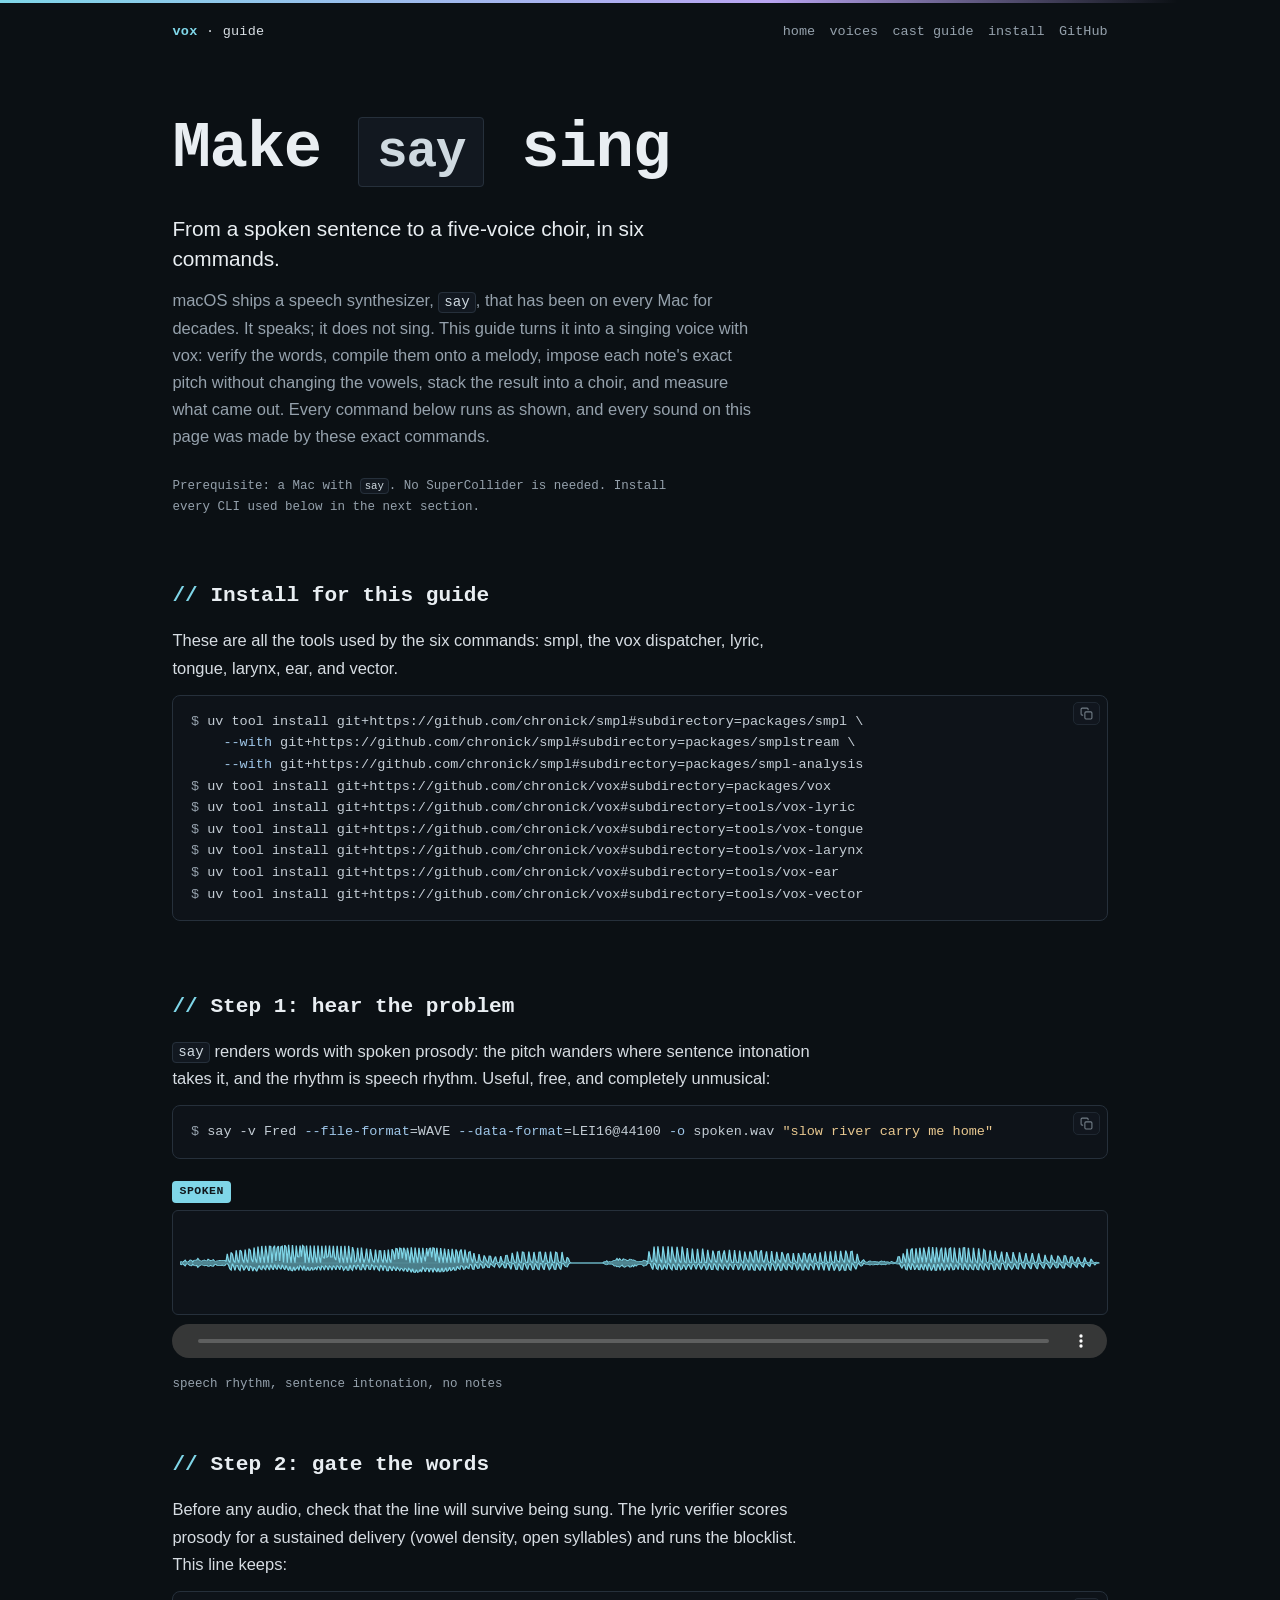
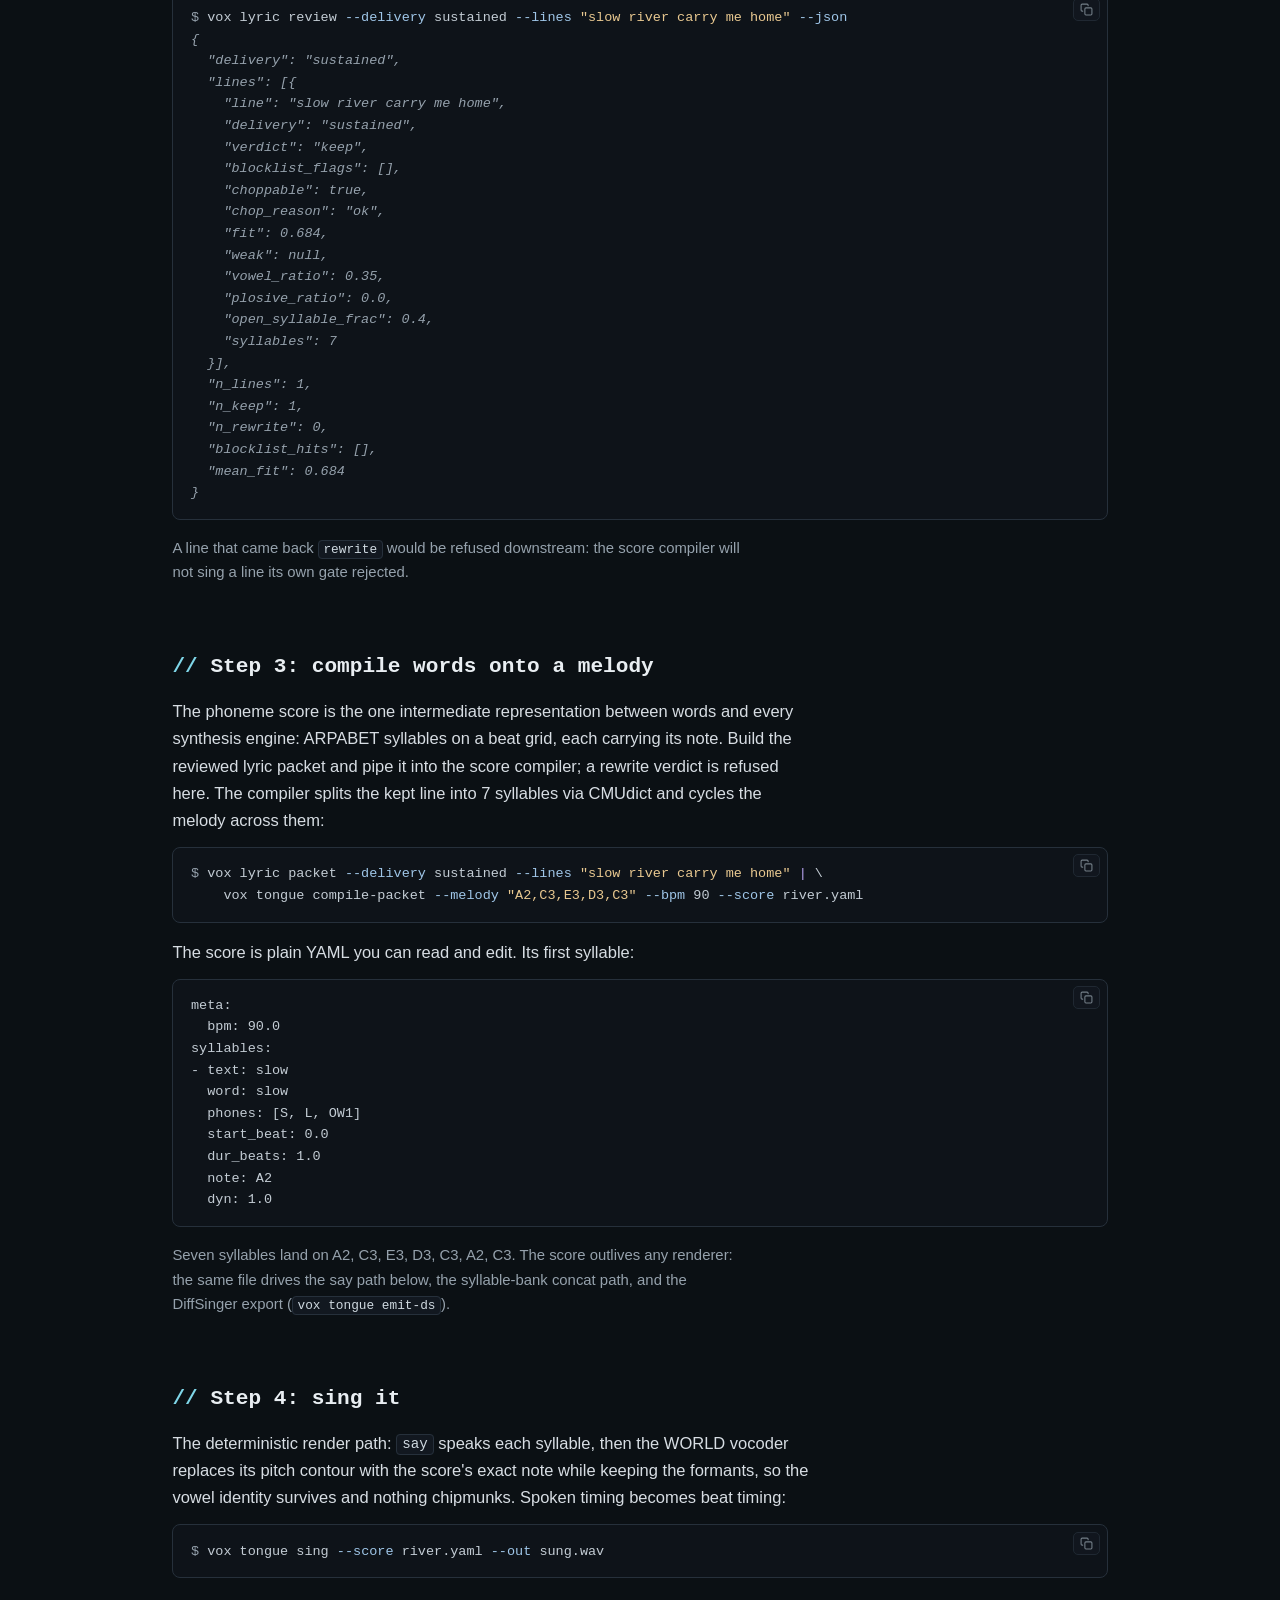
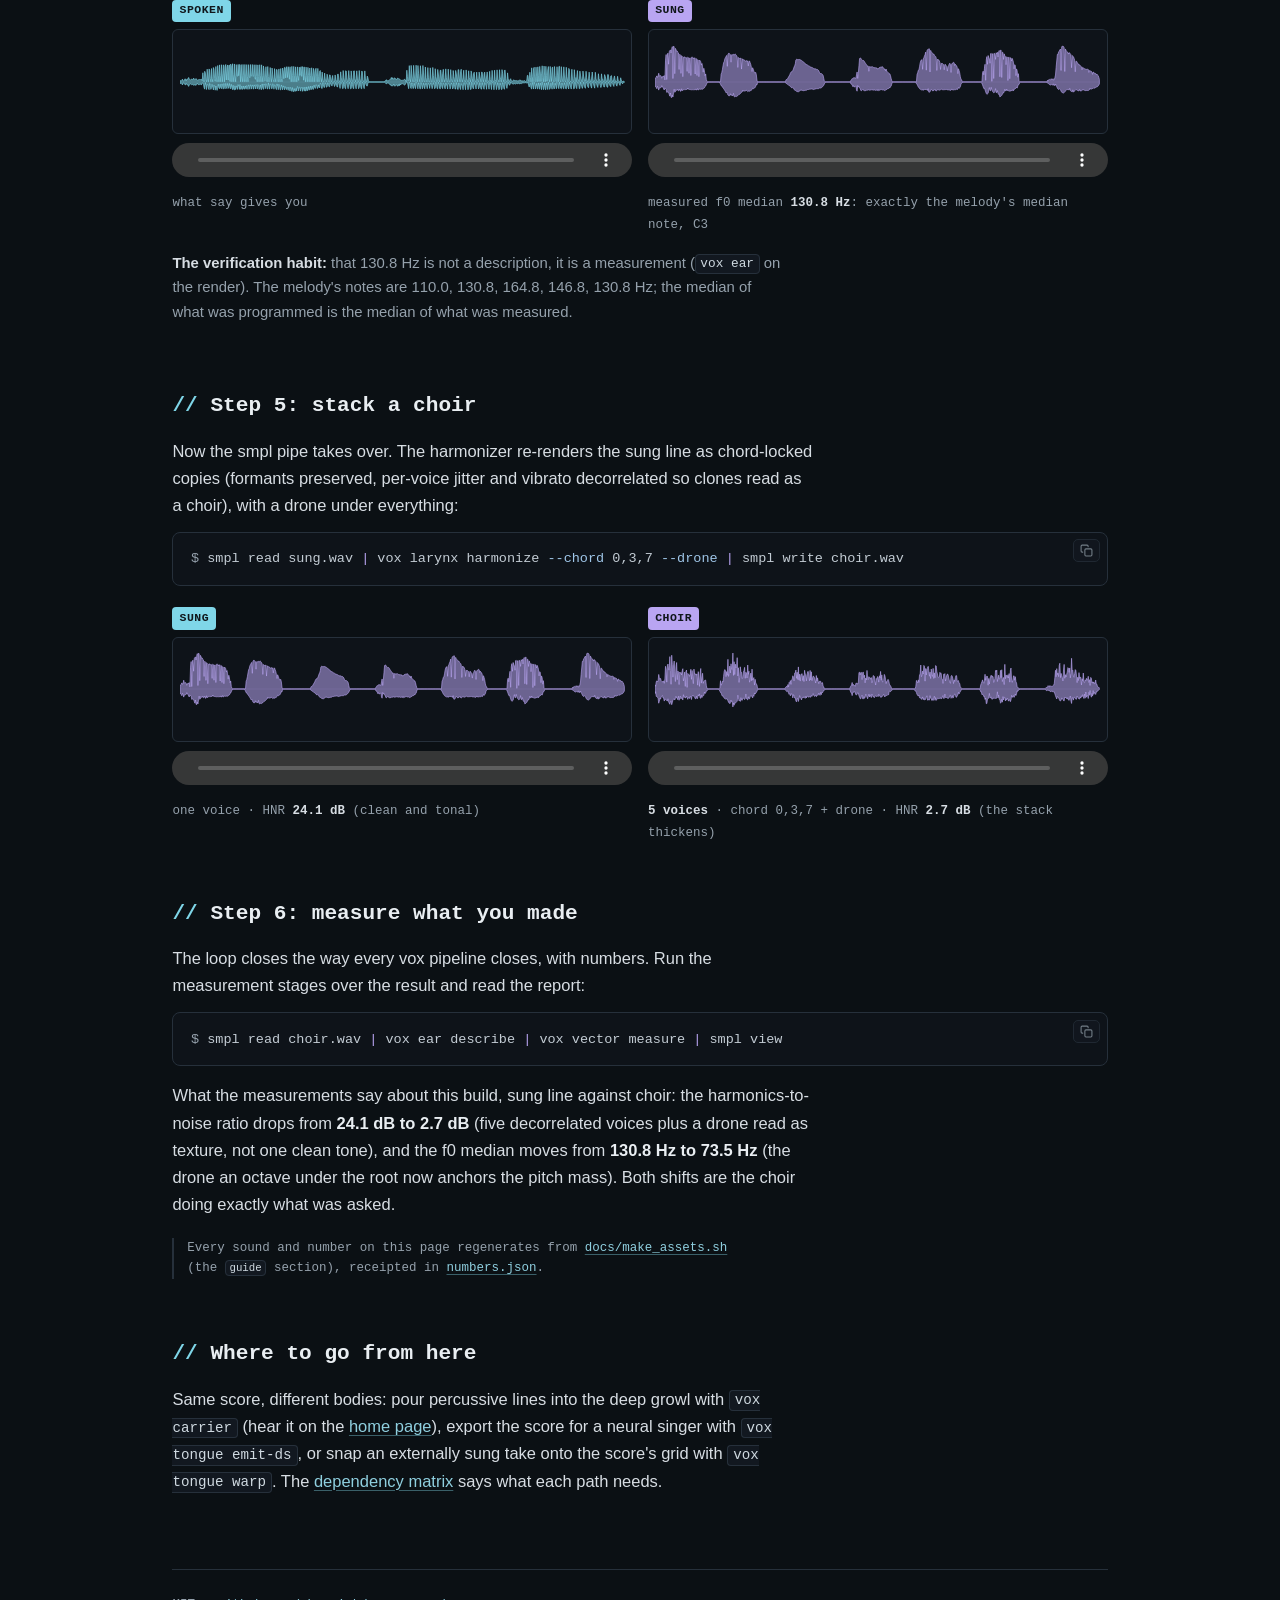
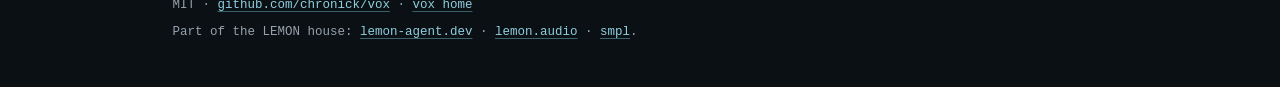
<file: docs/singing.html>
<!DOCTYPE html>
<html lang="en">
<head>
<meta charset="utf-8" />
<meta name="viewport" content="width=device-width, initial-scale=1" />
<title>Make say sing · a vox guide</title>
<meta name="description" content="A worked guide: turn macOS say into a singing voice with vox. Verify the words, compile a phoneme score, impose each note's pitch with the WORLD vocoder, stack a choir, and measure the result. Every command runs as shown." />
<link rel="stylesheet" href="style.css" />
</head>
<body>

<div class="wrap">
  <header class="site-head">
    <a class="brand" href="./"><b>vox</b> · guide</a>
    <nav class="site-nav">
      <a href="./">home</a>
      <a href="./#voices">voices</a>
      <a href="casting.html">cast guide</a>
      <a href="./#install">install</a>
      <a href="https://github.com/chronick/vox">GitHub</a>
    </nav>
  </header>

  <section class="hero">
    <h1>Make <code style="font-size:0.8em">say</code> sing</h1>
    <p class="tag">From a spoken sentence to a five-voice choir, in six commands.</p>
    <p class="sub">macOS ships a speech synthesizer, <code>say</code>, that has
      been on every Mac for decades. It speaks; it does not sing. This guide
      turns it into a singing voice with vox: verify the words, compile them
      onto a melody, impose each note's exact pitch without changing the
      vowels, stack the result into a choir, and measure what came out. Every
      command below runs as shown, and every sound on this page was made by
      these exact commands.</p>
    <p class="house">Prerequisite: a Mac with <code>say</code>. No
      SuperCollider is needed. Install every CLI used below in the next section.</p>
  </section>

  <section id="install">
    <h2>Install for this guide</h2>
    <p>These are all the tools used by the six commands: smpl, the vox
      dispatcher, lyric, tongue, larynx, ear, and vector.</p>
<pre><span class="c">$</span> uv tool install git+https://github.com/chronick/smpl#subdirectory=packages/smpl <span class="bs">\</span>
    <span class="f">--with</span> git+https://github.com/chronick/smpl#subdirectory=packages/smplstream <span class="bs">\</span>
    <span class="f">--with</span> git+https://github.com/chronick/smpl#subdirectory=packages/smpl-analysis
<span class="c">$</span> uv tool install git+https://github.com/chronick/vox#subdirectory=packages/vox
<span class="c">$</span> uv tool install git+https://github.com/chronick/vox#subdirectory=tools/vox-lyric
<span class="c">$</span> uv tool install git+https://github.com/chronick/vox#subdirectory=tools/vox-tongue
<span class="c">$</span> uv tool install git+https://github.com/chronick/vox#subdirectory=tools/vox-larynx
<span class="c">$</span> uv tool install git+https://github.com/chronick/vox#subdirectory=tools/vox-ear
<span class="c">$</span> uv tool install git+https://github.com/chronick/vox#subdirectory=tools/vox-vector</pre>
  </section>

  <section>
    <h2>Step 1: hear the problem</h2>
    <p><code>say</code> renders words with spoken prosody: the pitch wanders
      where sentence intonation takes it, and the rhythm is speech rhythm.
      Useful, free, and completely unmusical:</p>
<pre><span class="c">$</span> say -v Fred <span class="f">--file-format</span>=WAVE <span class="f">--data-format</span>=LEI16@44100 <span class="f">-o</span> spoken.wav <span class="s">"slow river carry me home"</span></pre>
    <div class="pair">
      <div class="pane">
        <span class="chip">SPOKEN</span>
        <div class="wf"><img src="assets/wf-guide-spoken.svg" alt="Waveform of the plainly spoken sentence" /></div>
        <audio controls preload="none" src="assets/guide-spoken.wav"></audio>
        <p class="nums">speech rhythm, sentence intonation, no notes</p>
      </div>
    </div>
  </section>

  <section>
    <h2>Step 2: gate the words</h2>
    <p>Before any audio, check that the line will survive being sung. The
      lyric verifier scores prosody for a sustained delivery (vowel density,
      open syllables) and runs the blocklist. This line keeps:</p>
<pre><span class="c">$</span> vox lyric review <span class="f">--delivery</span> sustained <span class="f">--lines</span> <span class="s">"slow river carry me home"</span> <span class="f">--json</span>
<span class="o">{</span>
<span class="o">  "delivery": "sustained",</span>
<span class="o">  "lines": [{</span>
<span class="o">    "line": "slow river carry me home",</span>
<span class="o">    "delivery": "sustained",</span>
<span class="o">    "verdict": "keep",</span>
<span class="o">    "blocklist_flags": [],</span>
<span class="o">    "choppable": true,</span>
<span class="o">    "chop_reason": "ok",</span>
<span class="o">    "fit": 0.684,</span>
<span class="o">    "weak": null,</span>
<span class="o">    "vowel_ratio": 0.35,</span>
<span class="o">    "plosive_ratio": 0.0,</span>
<span class="o">    "open_syllable_frac": 0.4,</span>
<span class="o">    "syllables": 7</span>
<span class="o">  }],</span>
<span class="o">  "n_lines": 1,</span>
<span class="o">  "n_keep": 1,</span>
<span class="o">  "n_rewrite": 0,</span>
<span class="o">  "blocklist_hits": [],</span>
<span class="o">  "mean_fit": 0.684</span>
<span class="o">}</span></pre>
    <p class="dim" style="font-size:0.93rem;">A line that came back
      <code>rewrite</code> would be refused downstream: the score compiler
      will not sing a line its own gate rejected.</p>
  </section>

  <section>
    <h2>Step 3: compile words onto a melody</h2>
    <p>The phoneme score is the one intermediate representation between words
      and every synthesis engine: ARPABET syllables on a beat grid, each
      carrying its note. Build the reviewed lyric packet and pipe it into the
      score compiler; a rewrite verdict is refused here. The compiler splits
      the kept line into 7 syllables via CMUdict and cycles the melody across them:</p>
<pre><span class="c">$</span> vox lyric packet <span class="f">--delivery</span> sustained <span class="f">--lines</span> <span class="s">"slow river carry me home"</span> <span class="p">|</span> <span class="bs">\</span>
    vox tongue compile-packet <span class="f">--melody</span> <span class="s">"A2,C3,E3,D3,C3"</span> <span class="f">--bpm</span> 90 <span class="f">--score</span> river.yaml</pre>
    <p>The score is plain YAML you can read and edit. Its first syllable:</p>
<pre>meta:
  bpm: 90.0
syllables:
- text: slow
  word: slow
  phones: [S, L, OW1]
  start_beat: 0.0
  dur_beats: 1.0
  note: A2
  dyn: 1.0</pre>
    <p class="dim" style="font-size:0.93rem;">Seven syllables land on
      A2, C3, E3, D3, C3, A2, C3. The score outlives any renderer: the same
      file drives the say path below, the syllable-bank concat path, and the
      DiffSinger export (<code>vox tongue emit-ds</code>).</p>
  </section>

  <section>
    <h2>Step 4: sing it</h2>
    <p>The deterministic render path: <code>say</code> speaks each syllable,
      then the WORLD vocoder replaces its pitch contour with the score's
      exact note while keeping the formants, so the vowel identity survives
      and nothing chipmunks. Spoken timing becomes beat timing:</p>
<pre><span class="c">$</span> vox tongue sing <span class="f">--score</span> river.yaml <span class="f">--out</span> sung.wav</pre>
    <div class="pair">
      <div class="pane">
        <span class="chip">SPOKEN</span>
        <div class="wf"><img src="assets/wf-guide-spoken.svg" alt="Waveform of the spoken sentence" /></div>
        <audio controls preload="none" src="assets/guide-spoken.wav"></audio>
        <p class="nums">what say gives you</p>
      </div>
      <div class="pane">
        <span class="chip out">SUNG</span>
        <div class="wf"><img src="assets/wf-guide-sung.svg" alt="Waveform of the sung line on the beat grid" /></div>
        <audio controls preload="none" src="assets/guide-sung.wav"></audio>
        <p class="nums">measured f0 median <b>130.8 Hz</b>: exactly the
          melody's median note, C3</p>
      </div>
    </div>
    <p class="demo-note"><strong>The verification habit:</strong> that
      130.8 Hz is not a description, it is a measurement
      (<code>vox ear</code> on the render). The melody's notes are 110.0,
      130.8, 164.8, 146.8, 130.8 Hz; the median of what was programmed is
      the median of what was measured.</p>
  </section>

  <section>
    <h2>Step 5: stack a choir</h2>
    <p>Now the smpl pipe takes over. The harmonizer re-renders the sung line
      as chord-locked copies (formants preserved, per-voice jitter and
      vibrato decorrelated so clones read as a choir), with a drone under
      everything:</p>
<pre><span class="c">$</span> smpl read sung.wav <span class="p">|</span> vox larynx harmonize <span class="f">--chord</span> 0,3,7 <span class="f">--drone</span> <span class="p">|</span> smpl write choir.wav</pre>
    <div class="pair">
      <div class="pane">
        <span class="chip">SUNG</span>
        <div class="wf"><img src="assets/wf-guide-sung.svg" alt="Waveform of the single sung voice" /></div>
        <audio controls preload="none" src="assets/guide-sung.wav"></audio>
        <p class="nums">one voice · HNR <b>24.1 dB</b> (clean and tonal)</p>
      </div>
      <div class="pane">
        <span class="chip out">CHOIR</span>
        <div class="wf"><img src="assets/wf-guide-choir.svg" alt="Waveform of the five-voice choir with drone" /></div>
        <audio controls preload="none" src="assets/guide-choir.wav"></audio>
        <p class="nums"><b>5 voices</b> · chord 0,3,7 + drone ·
          HNR <b>2.7 dB</b> (the stack thickens)</p>
      </div>
    </div>
  </section>

  <section>
    <h2>Step 6: measure what you made</h2>
    <p>The loop closes the way every vox pipeline closes, with numbers. Run
      the measurement stages over the result and read the report:</p>
<pre><span class="c">$</span> smpl read choir.wav <span class="p">|</span> vox ear describe <span class="p">|</span> vox vector measure <span class="p">|</span> smpl view</pre>
    <p>What the measurements say about this build, sung line against choir:
      the harmonics-to-noise ratio drops from <strong>24.1 dB to 2.7 dB</strong>
      (five decorrelated voices plus a drone read as texture, not one clean
      tone), and the f0 median moves from <strong>130.8 Hz to 73.5 Hz</strong>
      (the drone an octave under the root now anchors the pitch mass). Both
      shifts are the choir doing exactly what was asked.</p>
    <p class="receipt">Every sound and number on this page regenerates from
      <a href="https://github.com/chronick/vox/blob/main/docs/make_assets.sh">docs/make_assets.sh</a>
      (the <code>guide</code> section), receipted in
      <a href="assets/numbers.json">numbers.json</a>.</p>
  </section>

  <section>
    <h2>Where to go from here</h2>
    <p>Same score, different bodies: pour percussive lines into the deep
      growl with <code>vox carrier</code> (hear it on the
      <a href="./#voices">home page</a>), export the score for a neural
      singer with <code>vox tongue emit-ds</code>, or snap an
      externally sung take onto the score's grid with
      <code>vox tongue warp</code>. The
      <a href="https://github.com/chronick/vox/blob/main/INSTALL.md">dependency
      matrix</a> says what each path needs.</p>
  </section>

  <footer>
    <p>MIT · <a href="https://github.com/chronick/vox">github.com/chronick/vox</a> ·
      <a href="./">vox home</a></p>
    <p>Part of the LEMON house:
      <a href="https://lemon-agent.dev">lemon-agent.dev</a> ·
      <a href="https://lemon.audio">lemon.audio</a> ·
      <a href="https://chronick.github.io/smpl/">smpl</a>.</p>
  </footer>
</div>
<script src="copy.js"></script>
</body>
</html>
</file>
<file: docs/style.css>
/* vox site — the LEMON house language in a cool rendition: blue-black base,
   ice-cyan + violet highlights, readable long-form type.
   Dry/source material renders cyan; built voices render violet. */

:root {
  --bg: #0b1014;
  --panel: #121820;
  --panel-2: #0e1319;
  --border: #26303b;
  --ink: #d7dde3;
  --dim: #95a1ac;
  --accent: #7fd6e8;
  --accent-ink: #8fcfdf;
  --accent-soft: rgba(127, 214, 232, 0.08);
  --violet: #b9a5f2;
  --chip-ink: #10161b;
  --mono: ui-monospace, "SF Mono", Menlo, Monaco, Consolas, monospace;
  --sans: ui-sans-serif, -apple-system, BlinkMacSystemFont, "Segoe UI", sans-serif;
}

*, *::before, *::after { margin: 0; padding: 0; box-sizing: border-box; }

html { background: var(--bg); scroll-behavior: smooth; color-scheme: dark; }

body {
  font-family: var(--sans);
  font-size: 16.5px;
  line-height: 1.65;
  color: var(--ink);
  background: var(--bg);
  -webkit-font-smoothing: antialiased;
}

body::before {
  content: '';
  display: block;
  height: 3px;
  background: linear-gradient(90deg, var(--accent), var(--violet) 60%, transparent 92%);
}

::selection { background: var(--accent); color: var(--chip-ink); }

.wrap { max-width: 980px; margin: 0 auto; padding: 0 1.4rem; }

a {
  color: var(--accent-ink);
  text-decoration: underline;
  text-decoration-thickness: 1px;
  text-underline-offset: 3px;
  text-decoration-color: rgba(127, 214, 232, 0.4);
}
a:hover { text-decoration-color: var(--accent); }

strong { color: #e9eef2; }

code {
  font-family: var(--mono);
  font-size: 0.86em;
  background: var(--panel);
  border: 1px solid var(--border);
  border-radius: 4px;
  padding: 0.1em 0.35em;
  color: #cfd9e0;
}

pre {
  font-family: var(--mono);
  font-size: 13.5px;
  line-height: 1.6;
  background: var(--panel-2);
  border: 1px solid var(--border);
  border-radius: 8px;
  padding: 0.95rem 1.1rem;
  overflow-x: auto;
  color: #c3ccd4;
}
pre .c  { color: var(--dim); }
pre .p  { color: var(--violet); }
pre .f  { color: #9fc6e8; }
pre .s  { color: #e8c890; }
pre .o  { color: var(--dim); font-style: italic; }

.site-head {
  display: flex;
  align-items: baseline;
  justify-content: space-between;
  gap: 1rem;
  padding: 1.1rem 0 0.2rem;
  font-family: var(--mono);
  font-size: 13.5px;
}
.brand { color: var(--ink); text-decoration: none; letter-spacing: 0.02em; }
.brand b { color: var(--accent); font-weight: 700; }
.site-nav { display: flex; flex-wrap: wrap; gap: 0.9rem; }
.site-nav a { color: var(--dim); text-decoration: none; }
.site-nav a:hover { color: var(--accent-ink); }

.hero { padding: 3.2rem 0 0.4rem; }
.hero h1 {
  font-family: var(--mono);
  font-size: clamp(2.6rem, 7vw, 4rem);
  font-weight: 700;
  letter-spacing: -0.02em;
  color: #e9eef2;
}
.hero h1 .cursor {
  display: inline-block;
  width: 0.5em;
  height: 0.98em;
  margin-left: 0.12em;
  background: var(--accent);
  vertical-align: text-bottom;
  animation: blink 1.15s steps(1) infinite;
}
@keyframes blink { 50% { opacity: 0; } }
@media (prefers-reduced-motion: reduce) { .hero h1 .cursor { animation: none; } }

.hero .tag { font-size: 1.3rem; margin-top: 0.7rem; color: #e9eef2; max-width: 44ch; line-height: 1.45; }
.hero .sub { color: var(--dim); max-width: 64ch; margin-top: 0.8rem; }
.hero pre { margin-top: 1.5rem; }
.hero .translate { font-size: 0.9rem; color: var(--dim); max-width: 76ch; margin-top: 0.5rem; }
.hero .translate b { color: var(--accent-ink); font-family: var(--mono); font-size: 0.92em; }

.cta { display: flex; flex-wrap: wrap; gap: 0.7rem; margin-top: 1.4rem; }
.btn {
  font-family: var(--mono);
  font-size: 13.5px;
  text-decoration: none;
  padding: 0.5rem 0.95rem;
  border-radius: 6px;
  border: 1px solid var(--accent);
  background: var(--accent);
  color: var(--chip-ink);
}
.btn:hover { filter: brightness(1.07); }
.btn.ghost { background: transparent; color: var(--accent-ink); border-color: var(--border); }
.btn.ghost:hover { border-color: var(--accent-ink); filter: none; }

.house { margin-top: 1.6rem; font-family: var(--mono); font-size: 12.5px; color: var(--dim); }
.house a { color: var(--accent-ink); }

/* first-run path cards */
.path-grid {
  display: grid;
  grid-template-columns: repeat(3, 1fr);
  gap: 0.9rem;
  margin-top: 1rem;
}
.path-card {
  min-width: 0;
  background: var(--panel);
  border: 1px solid var(--border);
  border-radius: 9px;
  padding: 1rem;
}
.path-card h3 {
  font-family: var(--mono);
  font-size: 1rem;
  color: #e9eef2;
  margin-bottom: 0.45rem;
}
.path-card > p { color: var(--dim); font-size: 0.9rem; margin-bottom: 0.7rem; }
.path-card pre { background: var(--bg); margin: 0.35rem 0 0.75rem; font-size: 11.5px; }
.step-label {
  display: block;
  font-family: var(--mono);
  color: var(--accent-ink);
  font-size: 11.5px;
  letter-spacing: 0.04em;
  text-transform: uppercase;
  margin-top: 0.5rem;
}
.requires {
  color: var(--dim);
  font-size: 0.88rem;
  border-left: 2px solid var(--border);
  padding-left: 0.7rem;
  margin: 0.4rem 0 0.85rem;
  max-width: 76ch;
}
.requires strong { color: var(--ink); }

section { padding: 2.6rem 0 0.6rem; }
h2 {
  font-family: var(--mono);
  font-size: 1.32rem;
  font-weight: 700;
  color: #e9eef2;
  margin-bottom: 0.9rem;
}
h2::before { content: '// '; color: var(--accent); }
section > p { max-width: 70ch; margin-bottom: 0.8rem; }
section > pre, section > .pre-wrap { margin-bottom: 1rem; }
p.dim { color: var(--dim); }
.lead { font-size: 1.05rem; }

.demo {
  border: 1px solid var(--border);
  border-radius: 10px;
  background: var(--panel);
  padding: 1.15rem 1.2rem 1.2rem;
  margin: 1.3rem 0;
}
.demo > pre, .demo > .pre-wrap > pre { margin: 0.15rem 0 0.55rem; background: var(--bg); }
.demo-title { font-family: var(--mono); font-size: 1rem; font-weight: 700; color: #e9eef2; margin-bottom: 0.2rem; }
.plain { color: var(--dim); font-size: 0.95rem; max-width: 74ch; margin-bottom: 0.75rem; }
.demo-note { color: var(--dim); font-size: 0.93rem; max-width: 74ch; margin-top: 0.85rem; }
.demo-note strong { color: var(--ink); }

.pair { display: grid; grid-template-columns: 1fr 1fr; gap: 1rem; margin-top: 0.9rem; }
.pair:has(.pane:only-child) { grid-template-columns: 1fr; }  /* a lone pane spans the row */
.pane { min-width: 0; }
.chip {
  display: inline-block;
  font-family: var(--mono);
  font-size: 11.5px;
  font-weight: 700;
  letter-spacing: 0.04em;
  border-radius: 4px;
  padding: 0.1rem 0.45rem;
  margin-bottom: 0.45rem;
  background: var(--accent);
  color: var(--chip-ink);
}
.chip.out { background: var(--violet); }
.pane .wf {
  border: 1px solid var(--border);
  border-radius: 6px;
  background: var(--panel-2);
  padding: 0.35rem 0.4rem;
}
.pane .wf img { width: 100%; height: 92px; display: block; }
.pane audio { width: 100%; height: 34px; margin-top: 0.55rem; accent-color: var(--accent); }
.nums { font-family: var(--mono); font-size: 12.5px; color: var(--dim); margin-top: 0.5rem; line-height: 1.75; }
.nums b { color: var(--ink); font-weight: 600; }
.nums .hot { color: var(--violet); font-weight: 700; }

.receipt {
  font-family: var(--mono);
  font-size: 12.5px;
  color: var(--dim);
  border-left: 2px solid var(--border);
  padding-left: 0.8rem;
  margin: 1.2rem 0 0.4rem;
  max-width: 76ch;
}
.receipt a { color: var(--accent-ink); }

/* bodies gallery */
.gallery { display: grid; grid-template-columns: repeat(auto-fit, minmax(260px, 1fr)); gap: 0.9rem; margin-top: 0.6rem; }
.body-card {
  background: var(--panel);
  border: 1px solid var(--border);
  border-radius: 8px;
  padding: 0.9rem 1rem 1rem;
}
.body-card h3 { font-family: var(--mono); font-size: 0.95rem; color: #e9eef2; margin-bottom: 0.35rem; }
.body-card .wf { border: 1px solid var(--border); border-radius: 6px; background: var(--panel-2); padding: 0.3rem 0.35rem; }
.body-card .wf img { width: 100%; height: 64px; display: block; }
.body-card audio { width: 100%; height: 32px; margin-top: 0.5rem; accent-color: var(--accent); }
.body-card p { color: var(--dim); font-size: 0.86rem; line-height: 1.5; margin-top: 0.5rem; }
.body-card .nums { margin-top: 0.35rem; font-size: 11.5px; }

/* tools table */
.tools { display: grid; grid-template-columns: 1fr 1fr; gap: 0.55rem 1.1rem; margin-top: 0.6rem; }
.tools > div {
  display: flex;
  gap: 0.7rem;
  align-items: baseline;
  border-bottom: 1px solid var(--border);
  padding: 0.35rem 0.1rem 0.45rem;
  font-size: 0.9rem;
}
.tools code { white-space: nowrap; background: var(--panel); }
.tools span { color: var(--dim); line-height: 1.45; }

/* copy-icon buttons, decorated onto every pre by the shared script */
.pre-wrap { position: relative; }
.copy-btn {
  position: absolute;
  top: 0.45rem;
  right: 0.45rem;
  display: inline-flex;
  align-items: center;
  gap: 0.3rem;
  font-family: var(--mono);
  font-size: 11px;
  background: var(--panel);
  color: var(--dim);
  border: 1px solid var(--border);
  border-radius: 5px;
  padding: 0.25rem 0.4rem;
  cursor: pointer;
  opacity: 0.75;
}
.copy-btn svg { width: 13px; height: 13px; display: block; }
.copy-btn:hover { color: var(--accent-ink); border-color: var(--accent-ink); opacity: 1; }
.copy-btn.done { color: var(--accent); border-color: var(--accent); opacity: 1; }

footer {
  margin-top: 3.2rem;
  border-top: 1px solid var(--border);
  padding: 1.6rem 0 2.6rem;
  font-family: var(--mono);
  font-size: 12.5px;
  color: var(--dim);
}
footer p { max-width: none; margin-bottom: 0.4rem; }
footer a { color: var(--accent-ink); }

@media (max-width: 720px) {
  body { font-size: 15.5px; }
  .pair, .tools, .path-grid { grid-template-columns: 1fr; }
  .site-head { flex-direction: column; gap: 0.4rem; }
  .hero { padding-top: 2.2rem; }
  .pane .wf img { height: 76px; }
}
</file>
